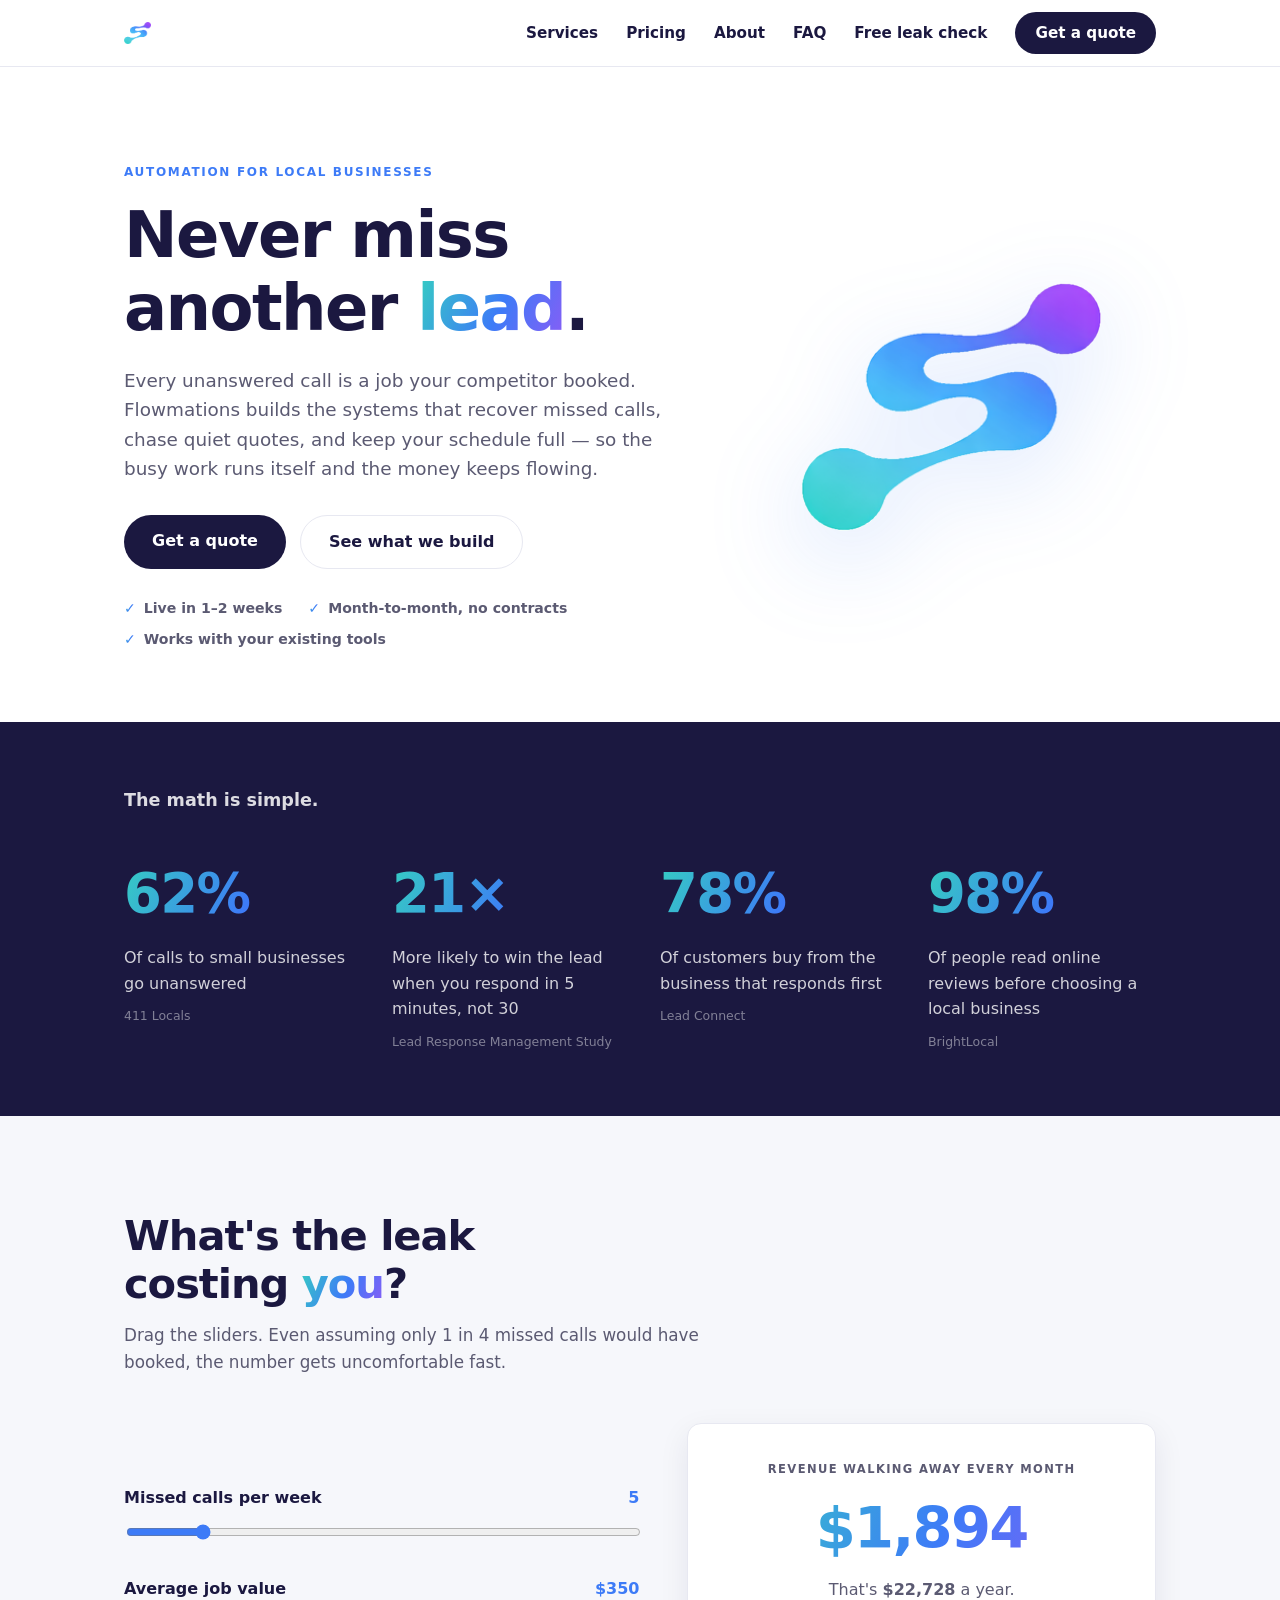
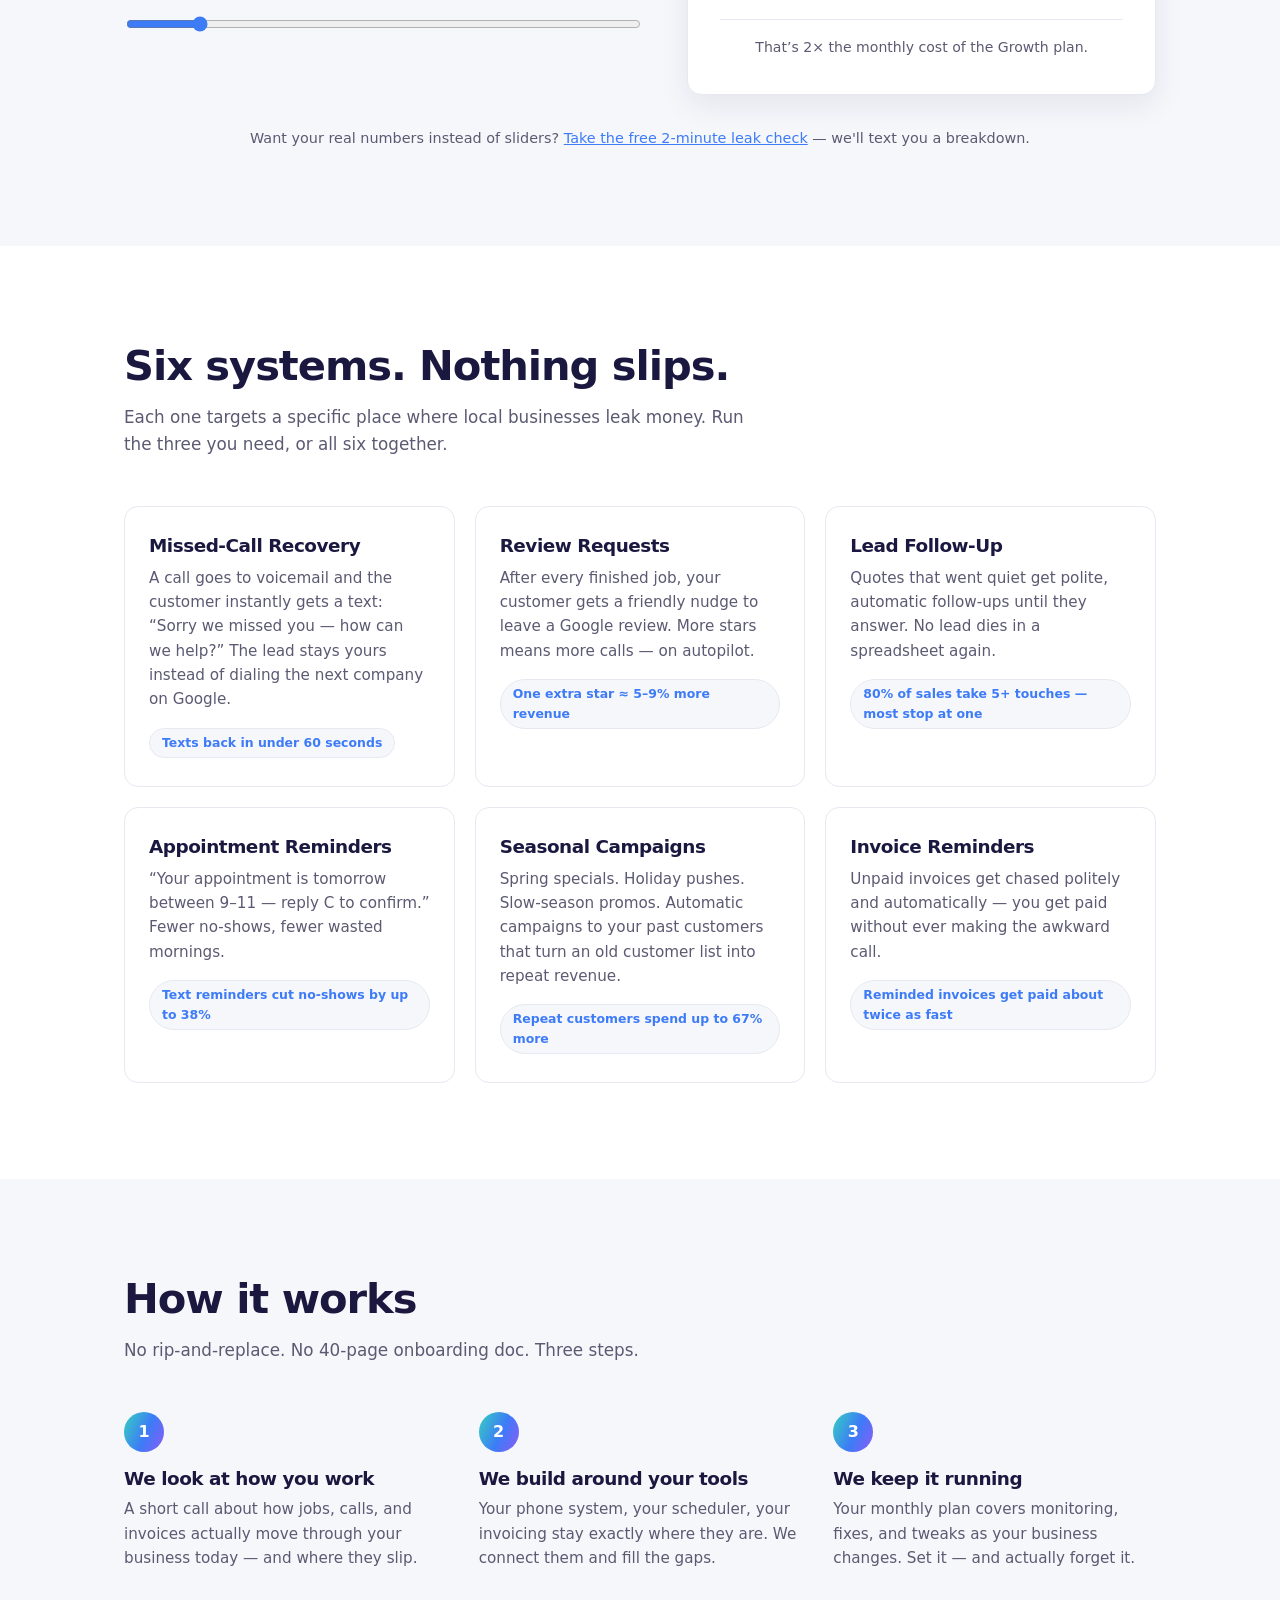
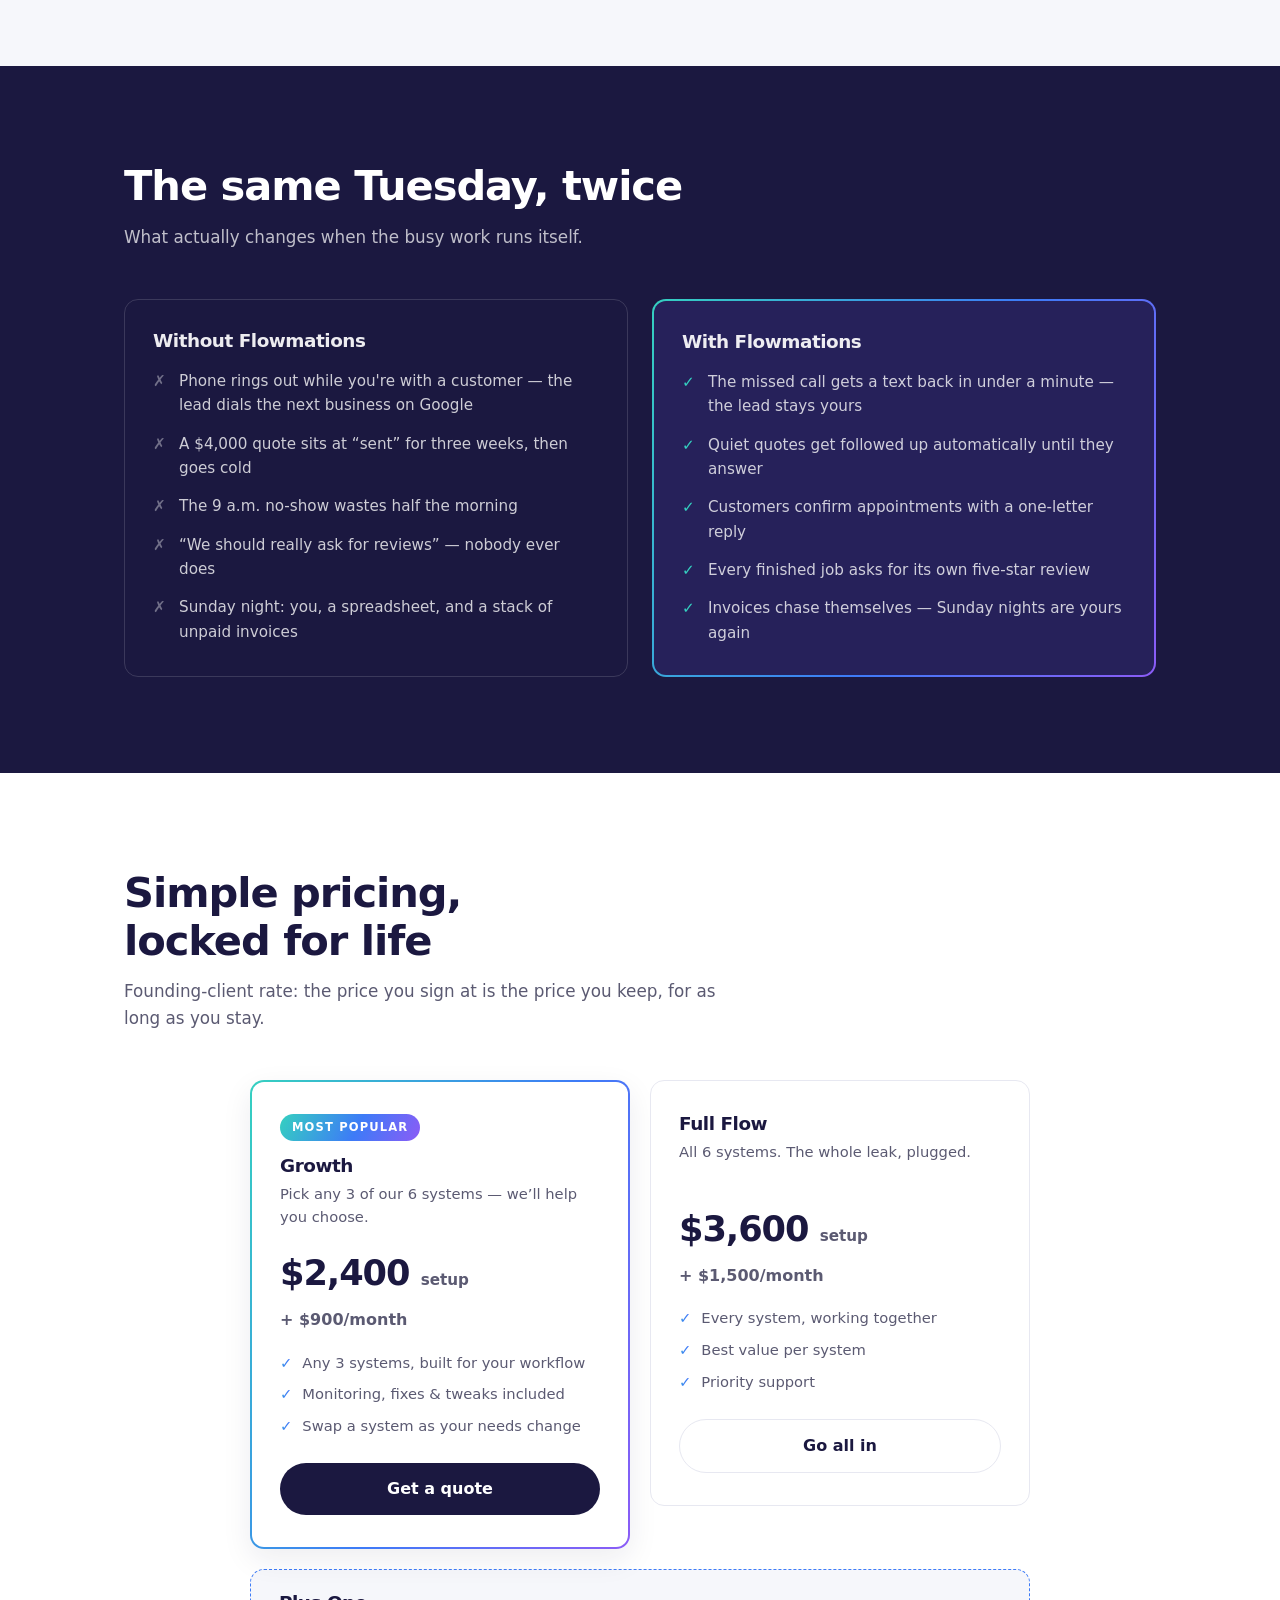
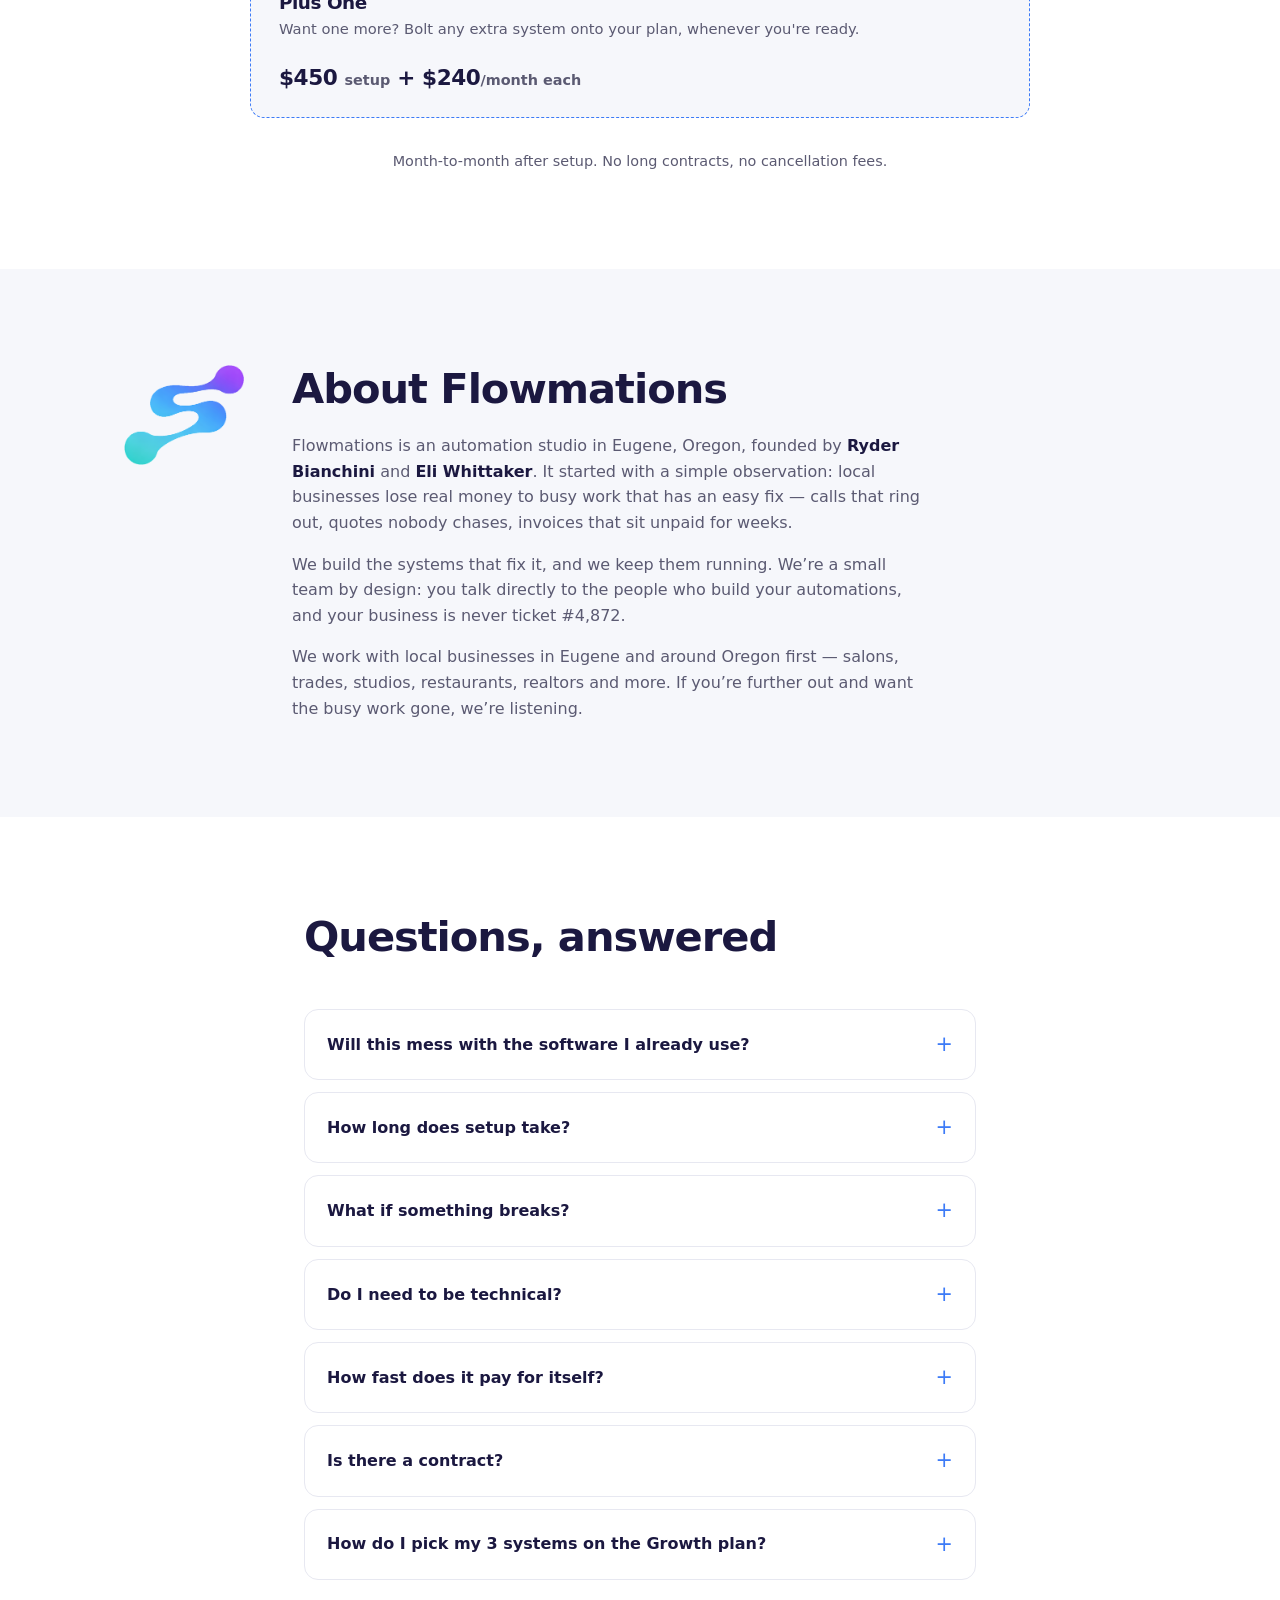
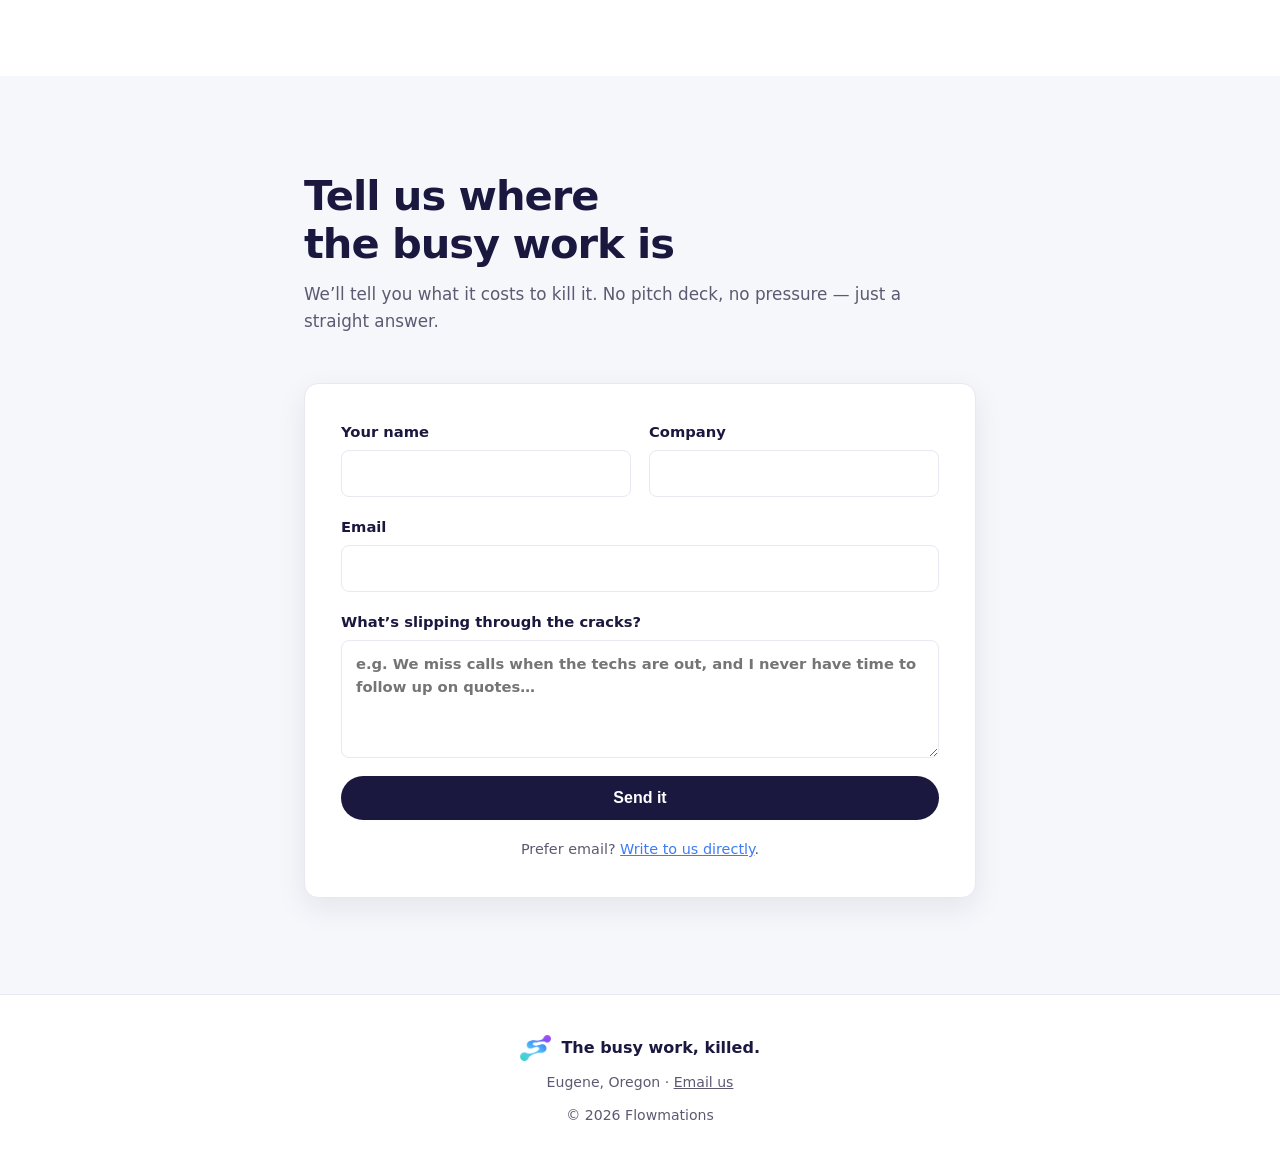
<file: index.html>
<!doctype html>
<html lang="en">
<head>
<meta charset="utf-8">
<meta name="viewport" content="width=device-width, initial-scale=1">
<title>Flowmations — Automation for Local Businesses</title>
<meta name="description" content="Flowmations builds automations that recover missed calls, chase quotes, and keep your schedule full — so the busy work runs itself.">
<link rel="icon" type="image/png" href="img/mark.png">
<link rel="stylesheet" href="css/style.css">
</head>
<body>

<header class="nav" id="top">
  <div class="nav-inner">
    <a class="nav-logo" href="#top" aria-label="Flowmations home">
      <img class="logo-mark" src="img/mark.png" alt="Flowmations">
    </a>
    <nav class="nav-links" id="navLinks" aria-label="Main">
      <a href="#services">Services</a>
      <a href="#pricing">Pricing</a>
      <a href="#about">About</a>
      <a href="#faq">FAQ</a>
      <a href="survey.html">Free leak check</a>
      <a href="#contact" class="btn btn-small btn-primary">Get a quote</a>
    </nav>
    <button class="nav-toggle" id="navToggle" aria-expanded="false" aria-controls="navLinks" aria-label="Menu">
      <span></span><span></span>
    </button>
  </div>
</header>

<main>

  <section class="hero">
    <div class="container hero-grid">
      <div class="hero-copy reveal">
        <p class="eyebrow">Automation for local businesses</p>
        <h1>Never miss another <span class="grad-text">lead</span>.</h1>
        <p class="lede">Every unanswered call is a job your competitor booked. Flowmations builds the systems that recover missed calls, chase quiet quotes, and keep your schedule full — so the busy work runs itself and the money keeps flowing.</p>
        <div class="hero-cta">
          <a class="btn btn-primary" href="#contact">Get a quote</a>
          <a class="btn btn-ghost" href="#services">See what we build</a>
        </div>
        <ul class="hero-trust">
          <li>Live in 1–2 weeks</li>
          <li>Month-to-month, no contracts</li>
          <li>Works with your existing tools</li>
        </ul>
      </div>
      <div class="hero-art reveal" aria-hidden="true">
        <img class="hero-mark" src="img/mark.png" alt="">
      </div>
    </div>
  </section>

  <section class="stats">
    <div class="container">
      <p class="stats-intro reveal">The math is simple.</p>
      <div class="stats-grid">
        <div class="stat reveal">
          <span class="stat-num">62%</span>
          <p>Of calls to small businesses go unanswered</p>
          <cite>411 Locals</cite>
        </div>
        <div class="stat reveal">
          <span class="stat-num">21×</span>
          <p>More likely to win the lead when you respond in 5 minutes, not 30</p>
          <cite>Lead Response Management Study</cite>
        </div>
        <div class="stat reveal">
          <span class="stat-num">78%</span>
          <p>Of customers buy from the business that responds first</p>
          <cite>Lead Connect</cite>
        </div>
        <div class="stat reveal">
          <span class="stat-num">98%</span>
          <p>Of people read online reviews before choosing a local business</p>
          <cite>BrightLocal</cite>
        </div>
      </div>
    </div>
  </section>

  <section class="section section-alt" id="cost">
    <div class="container">
      <div class="section-head reveal">
        <h2>What's the leak costing <span class="grad-text">you</span>?</h2>
        <p>Drag the sliders. Even assuming only 1 in 4 missed calls would have booked, the number gets uncomfortable fast.</p>
      </div>
      <div class="calc reveal">
        <div class="calc-controls">
          <label for="calcCalls">Missed calls per week
            <output id="calcCallsOut" for="calcCalls">5</output>
            <input type="range" id="calcCalls" min="1" max="30" value="5">
          </label>
          <label for="calcValue">Average job value
            <output id="calcValueOut" for="calcValue">$350</output>
            <input type="range" id="calcValue" min="100" max="2000" step="50" value="350">
          </label>
        </div>
        <div class="calc-result" role="status" aria-live="polite">
          <p class="calc-label">Revenue walking away every month</p>
          <p class="calc-num" id="calcMonthly">$0</p>
          <p class="calc-sub">That's <strong id="calcYearly">$0</strong> a year.</p>
          <p class="calc-note" id="calcCompare"></p>
        </div>
      </div>
      <p class="pricing-note reveal">Want your real numbers instead of sliders? <a href="survey.html">Take the free 2-minute leak check</a> — we'll text you a breakdown.</p>
    </div>
  </section>

  <section class="section" id="services">
    <div class="container">
      <div class="section-head reveal">
        <h2>Six systems. Nothing slips.</h2>
        <p>Each one targets a specific place where local businesses leak money. Run the three you need, or all six together.</p>
      </div>
      <div class="cards">
        <article class="card reveal">
          <h3>Missed-Call Recovery</h3>
          <p>A call goes to voicemail and the customer instantly gets a text: “Sorry we missed you — how can we help?” The lead stays yours instead of dialing the next company on Google.</p>
          <p class="card-stat">Texts back in under 60 seconds</p>
        </article>
        <article class="card reveal">
          <h3>Review Requests</h3>
          <p>After every finished job, your customer gets a friendly nudge to leave a Google review. More stars means more calls — on autopilot.</p>
          <p class="card-stat">One extra star ≈ 5–9% more revenue</p>
        </article>
        <article class="card reveal">
          <h3>Lead Follow-Up</h3>
          <p>Quotes that went quiet get polite, automatic follow-ups until they answer. No lead dies in a spreadsheet again.</p>
          <p class="card-stat">80% of sales take 5+ touches — most stop at one</p>
        </article>
        <article class="card reveal">
          <h3>Appointment Reminders</h3>
          <p>“Your appointment is tomorrow between 9–11 — reply C to confirm.” Fewer no-shows, fewer wasted mornings.</p>
          <p class="card-stat">Text reminders cut no-shows by up to 38%</p>
        </article>
        <article class="card reveal">
          <h3>Seasonal Campaigns</h3>
          <p>Spring specials. Holiday pushes. Slow-season promos. Automatic campaigns to your past customers that turn an old customer list into repeat revenue.</p>
          <p class="card-stat">Repeat customers spend up to 67% more</p>
        </article>
        <article class="card reveal">
          <h3>Invoice Reminders</h3>
          <p>Unpaid invoices get chased politely and automatically — you get paid without ever making the awkward call.</p>
          <p class="card-stat">Reminded invoices get paid about twice as fast</p>
        </article>
      </div>
    </div>
  </section>

  <section class="section section-alt" id="how">
    <div class="container">
      <div class="section-head reveal">
        <h2>How it works</h2>
        <p>No rip-and-replace. No 40-page onboarding doc. Three steps.</p>
      </div>
      <ol class="steps">
        <li class="step reveal">
          <span class="step-num">1</span>
          <h3>We look at how you work</h3>
          <p>A short call about how jobs, calls, and invoices actually move through your business today — and where they slip.</p>
        </li>
        <li class="step reveal">
          <span class="step-num">2</span>
          <h3>We build around your tools</h3>
          <p>Your phone system, your scheduler, your invoicing stay exactly where they are. We connect them and fill the gaps.</p>
        </li>
        <li class="step reveal">
          <span class="step-num">3</span>
          <h3>We keep it running</h3>
          <p>Your monthly plan covers monitoring, fixes, and tweaks as your business changes. Set it — and actually forget it.</p>
        </li>
      </ol>
    </div>
  </section>

  <section class="section versus" id="difference">
    <div class="container">
      <div class="section-head reveal">
        <h2>The same Tuesday, twice</h2>
        <p>What actually changes when the busy work runs itself.</p>
      </div>
      <div class="versus-grid">
        <div class="versus-col reveal">
          <h3>Without Flowmations</h3>
          <ul class="versus-list vs-without">
            <li>Phone rings out while you're with a customer — the lead dials the next business on Google</li>
            <li>A $4,000 quote sits at “sent” for three weeks, then goes cold</li>
            <li>The 9 a.m. no-show wastes half the morning</li>
            <li>“We should really ask for reviews” — nobody ever does</li>
            <li>Sunday night: you, a spreadsheet, and a stack of unpaid invoices</li>
          </ul>
        </div>
        <div class="versus-col versus-with reveal">
          <h3>With Flowmations</h3>
          <ul class="versus-list vs-with">
            <li>The missed call gets a text back in under a minute — the lead stays yours</li>
            <li>Quiet quotes get followed up automatically until they answer</li>
            <li>Customers confirm appointments with a one-letter reply</li>
            <li>Every finished job asks for its own five-star review</li>
            <li>Invoices chase themselves — Sunday nights are yours again</li>
          </ul>
        </div>
      </div>
    </div>
  </section>

  <section class="section" id="pricing">
    <div class="container">
      <div class="section-head reveal">
        <h2>Simple pricing, locked for life</h2>
        <p>Founding-client rate: the price you sign at is the price you keep, for as long as you stay.</p>
      </div>
      <!-- Prices live only in this section — edit them here and nowhere else. -->
      <div class="tiers">
        <article class="tier tier-featured reveal">
          <p class="tier-badge">Most popular</p>
          <h3>Growth</h3>
          <p class="tier-desc">Pick any 3 of our 6 systems — we’ll help you choose.</p>
          <p class="tier-price">$2,400 <span>setup</span></p>
          <p class="tier-monthly">+ $900/month</p>
          <ul>
            <li>Any 3 systems, built for your workflow</li>
            <li>Monitoring, fixes &amp; tweaks included</li>
            <li>Swap a system as your needs change</li>
          </ul>
          <a class="btn btn-primary btn-block" href="#contact">Get a quote</a>
        </article>
        <article class="tier reveal">
          <h3>Full Flow</h3>
          <p class="tier-desc">All 6 systems. The whole leak, plugged.</p>
          <p class="tier-price">$3,600 <span>setup</span></p>
          <p class="tier-monthly">+ $1,500/month</p>
          <ul>
            <li>Every system, working together</li>
            <li>Best value per system</li>
            <li>Priority support</li>
          </ul>
          <a class="btn btn-ghost btn-block" href="#contact">Go all in</a>
        </article>
      </div>
      <div class="addon reveal">
        <div class="addon-copy">
          <h3>Plus One</h3>
          <p>Want one more? Bolt any extra system onto your plan, whenever you're ready.</p>
        </div>
        <p class="addon-price">$450 <span>setup</span> + $240<span>/month each</span></p>
      </div>
      <p class="pricing-note reveal">Month-to-month after setup. No long contracts, no cancellation fees.</p>
    </div>
  </section>

  <section class="section section-alt" id="about">
    <div class="container about-grid">
      <div class="about-mark reveal" aria-hidden="true">
        <img src="img/mark.png" width="120" alt="">
      </div>
      <div class="about-copy reveal">
        <h2>About Flowmations</h2>
        <p>Flowmations is an automation studio in Eugene, Oregon, founded by <strong>Ryder Bianchini</strong> and <strong>Eli Whittaker</strong>. It started with a simple observation: local businesses lose real money to busy work that has an easy fix — calls that ring out, quotes nobody chases, invoices that sit unpaid for weeks.</p>
        <p>We build the systems that fix it, and we keep them running. We’re a small team by design: you talk directly to the people who build your automations, and your business is never ticket&nbsp;#4,872.</p>
        <p>We work with local businesses in Eugene and around Oregon first — salons, trades, studios, restaurants, realtors and more. If you’re further out and want the busy work gone, we’re listening.</p>
      </div>
    </div>
  </section>

  <section class="section" id="faq">
    <div class="container container-narrow">
      <div class="section-head reveal">
        <h2>Questions, answered</h2>
      </div>
      <div class="faq-list reveal">
        <details>
          <summary>Will this mess with the software I already use?</summary>
          <p>No. We build around your existing tools — your phone system, scheduler, and invoicing stay exactly as they are. Our systems connect to them; they don’t replace them.</p>
        </details>
        <details>
          <summary>How long does setup take?</summary>
          <p>Most systems are live within one to two weeks of the kickoff call. You’ll see the first recovered lead before the first invoice.</p>
        </details>
        <details>
          <summary>What if something breaks?</summary>
          <p>Your monthly plan covers monitoring and fixes — we usually know something’s off before you do, and it’s our job to fix it, not yours.</p>
        </details>
        <details>
          <summary>Do I need to be technical?</summary>
          <p>No. If you can read a text message, you can use everything we build. Setup happens on our side.</p>
        </details>
        <details>
          <summary>How fast does it pay for itself?</summary>
          <p>Growth is $900 a month. If your average visit or job is worth a few hundred dollars, a few recovered customers a month cover it — the calculator above does the napkin math with your own numbers. Everything past that is money you were leaving on the table.</p>
        </details>
        <details>
          <summary>Is there a contract?</summary>
          <p>Month-to-month after setup. Your founding-client rate stays locked for as long as you stay — leave whenever you want, though we don’t think you’ll want to.</p>
        </details>
        <details>
          <summary>How do I pick my 3 systems on the Growth plan?</summary>
          <p>We recommend based on where your audit shows the biggest leak. Most companies start with Missed-Call Recovery, Review Requests, and Lead Follow-Up. Need a fourth later? Plus One bolts on any extra system for $450 setup + $240/month.</p>
        </details>
      </div>
    </div>
  </section>

  <section class="section contact" id="contact">
    <div class="container container-narrow">
      <div class="section-head reveal">
        <h2>Tell us where the busy work is</h2>
        <p>We’ll tell you what it costs to kill it. No pitch deck, no pressure — just a straight answer.</p>
      </div>
      <form id="contactForm" class="contact-form reveal">
        <div class="form-row">
          <label>Your name
            <input type="text" name="name" required autocomplete="name">
          </label>
          <label>Company
            <input type="text" name="company" autocomplete="organization">
          </label>
        </div>
        <label>Email
          <input type="email" name="email" required autocomplete="email">
        </label>
        <label>What’s slipping through the cracks?
          <textarea name="message" rows="4" placeholder="e.g. We miss calls when the techs are out, and I never have time to follow up on quotes…"></textarea>
        </label>
        <button type="submit" class="btn btn-primary">Send it</button>
        <p class="contact-alt">Prefer email? <a id="mailLink" href="#">Write to us directly</a>.</p>
      </form>
    </div>
  </section>

</main>

<footer class="footer">
  <div class="container footer-inner">
    <div class="footer-brand">
      <img class="footer-mark" src="img/mark.png" alt="">
      <span>The busy work, killed.</span>
    </div>
    <p class="footer-meta">Eugene, Oregon · <a id="footerMail" href="#">Email us</a></p>
    <p class="footer-meta">© <span id="year"></span> Flowmations</p>
  </div>
</footer>

<script src="js/site.js"></script>
</body>
</html>
</file>
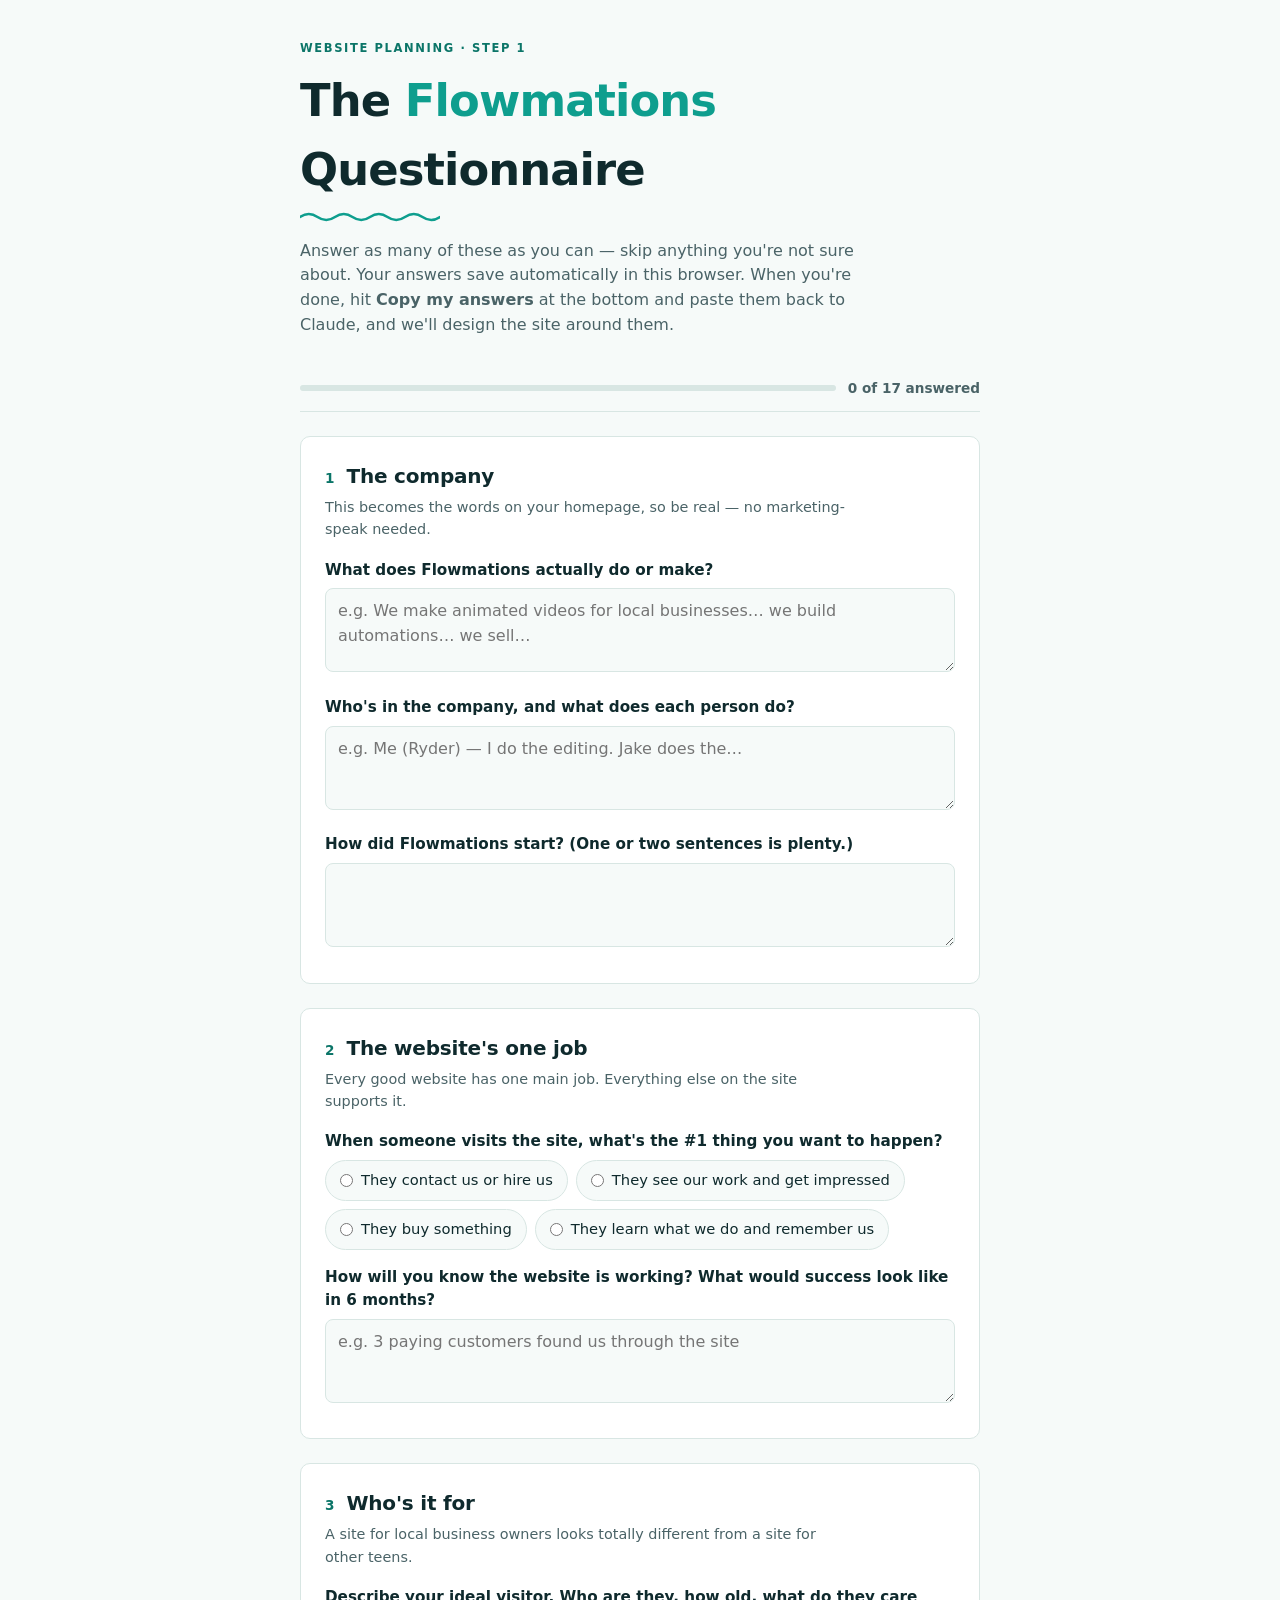
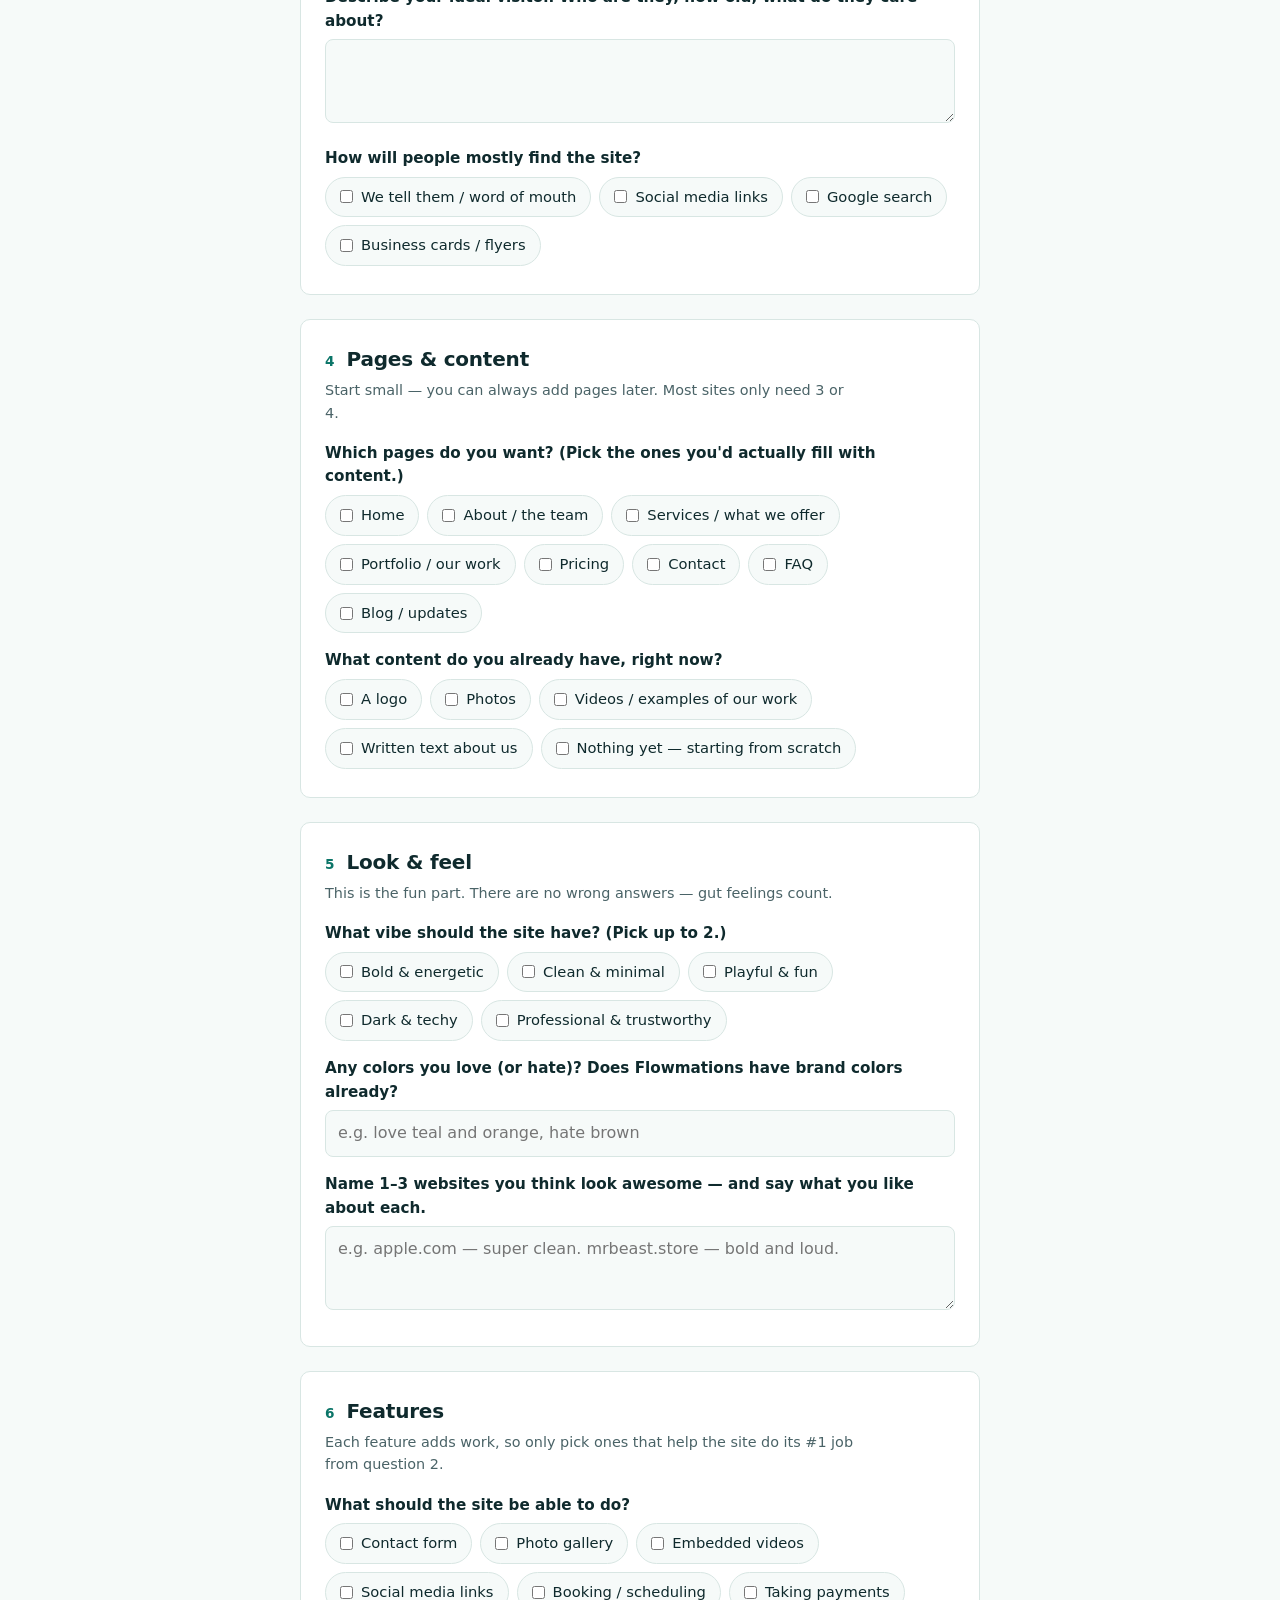
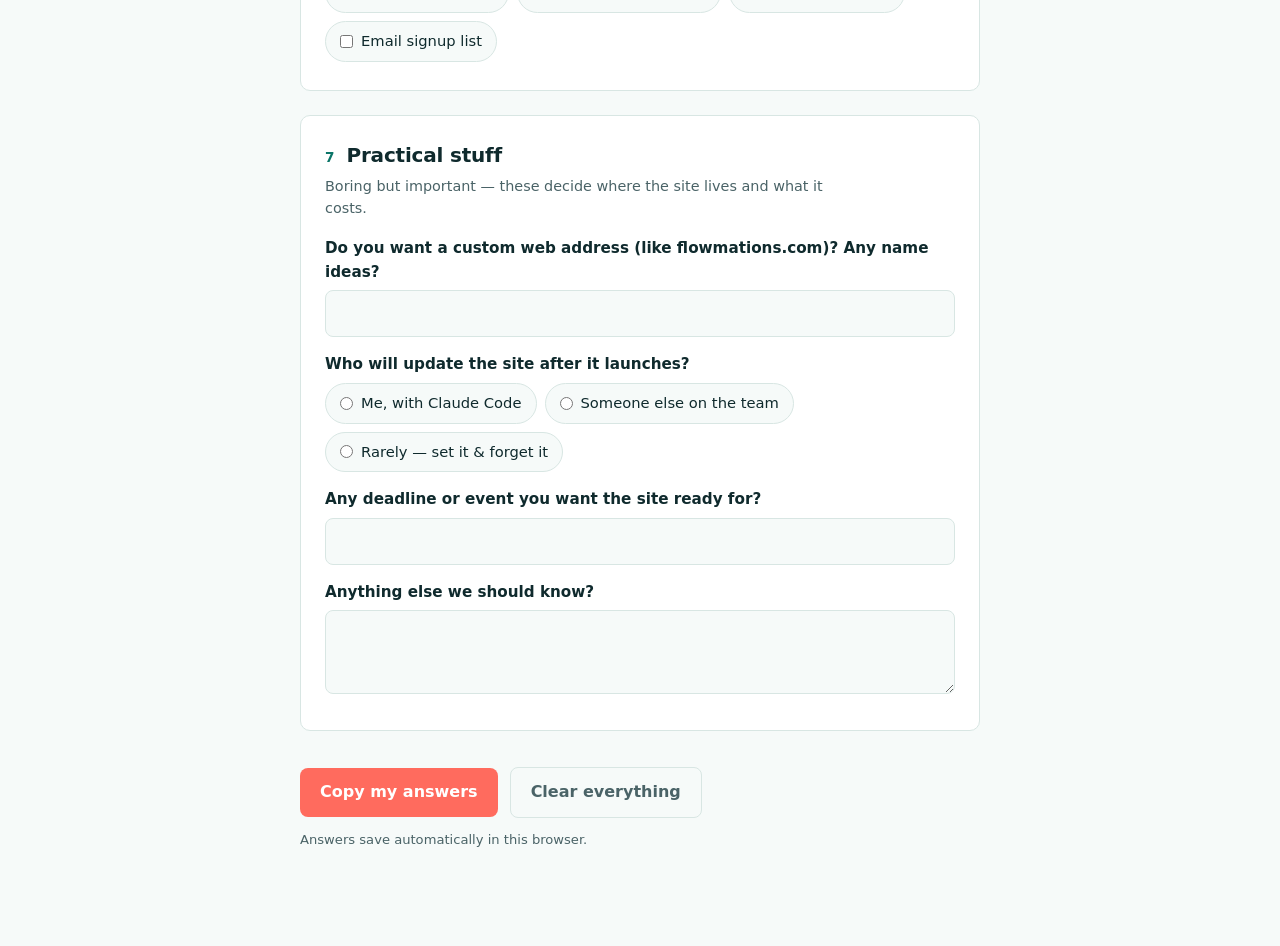
<file: questionnaire.html>
<!doctype html>
<html lang="en">
<head>
<meta charset="utf-8">
<meta name="viewport" content="width=device-width, initial-scale=1">
<title>Flowmations Website Questionnaire</title>
<style>
  :root {
    --ground: #F6FAF9;
    --surface: #FFFFFF;
    --ink: #0F2A2D;
    --ink-soft: #4A6367;
    --line: #D8E6E3;
    --accent: #0E9E8E;
    --accent-ink: #0B7568;
    --accent-wash: #E2F3F0;
    --signal: #FF6B5E;
    --signal-ink: #FFFFFF;
    --mono-bg: #0F2A2D;
    --mono-ink: #C9EFE9;
    --focus: #2E6FD8;
  }
  @media (prefers-color-scheme: dark) {
    :root {
      --ground: #0C1B1E;
      --surface: #12262A;
      --ink: #E8F2F0;
      --ink-soft: #9DB8B4;
      --line: #24413F;
      --accent: #2FC9B6;
      --accent-ink: #5FDECC;
      --accent-wash: #163732;
      --signal: #FF7A6E;
      --mono-bg: #081416;
      --mono-ink: #9FE8DD;
      --focus: #7FA9F0;
    }
  }
  :root[data-theme="light"] {
    --ground: #F6FAF9;
    --surface: #FFFFFF;
    --ink: #0F2A2D;
    --ink-soft: #4A6367;
    --line: #D8E6E3;
    --accent: #0E9E8E;
    --accent-ink: #0B7568;
    --accent-wash: #E2F3F0;
    --signal: #FF6B5E;
    --mono-bg: #0F2A2D;
    --mono-ink: #C9EFE9;
    --focus: #2E6FD8;
  }
  :root[data-theme="dark"] {
    --ground: #0C1B1E;
    --surface: #12262A;
    --ink: #E8F2F0;
    --ink-soft: #9DB8B4;
    --line: #24413F;
    --accent: #2FC9B6;
    --accent-ink: #5FDECC;
    --accent-wash: #163732;
    --signal: #FF7A6E;
    --mono-bg: #081416;
    --mono-ink: #9FE8DD;
    --focus: #7FA9F0;
  }

  body {
    background: var(--ground);
    color: var(--ink);
    font-family: system-ui, -apple-system, "Segoe UI", sans-serif;
    line-height: 1.55;
    margin: 0;
  }
  .wrap {
    max-width: 680px;
    margin: 0 auto;
    padding: 40px 20px 96px;
  }

  .brand {
    font-family: "Avenir Next", "Trebuchet MS", system-ui, sans-serif;
    font-weight: 800;
    font-size: clamp(2rem, 6vw, 2.8rem);
    letter-spacing: -0.02em;
    margin: 0;
    text-wrap: balance;
  }
  .brand .flow { color: var(--accent); }
  .wave {
    display: block;
    width: 140px;
    height: 12px;
    margin-top: 6px;
    color: var(--accent);
  }
  .kicker {
    text-transform: uppercase;
    letter-spacing: 0.14em;
    font-size: 0.72rem;
    font-weight: 700;
    color: var(--accent-ink);
    margin: 0 0 8px;
  }
  .intro {
    color: var(--ink-soft);
    max-width: 58ch;
    margin: 16px 0 0;
  }

  .progress {
    position: sticky;
    top: 0;
    z-index: 5;
    background: var(--ground);
    padding: 12px 0;
    margin-top: 28px;
    border-bottom: 1px solid var(--line);
    display: flex;
    align-items: center;
    gap: 12px;
    font-size: 0.85rem;
    font-weight: 600;
    color: var(--ink-soft);
  }
  .progress .bar {
    flex: 1;
    height: 6px;
    border-radius: 999px;
    background: var(--line);
    overflow: hidden;
  }
  .progress .bar i {
    display: block;
    height: 100%;
    width: 0%;
    background: var(--accent);
    border-radius: 999px;
    transition: width 200ms ease;
  }
  .progress .count { font-variant-numeric: tabular-nums; white-space: nowrap; }

  section.q {
    background: var(--surface);
    border: 1px solid var(--line);
    border-radius: 10px;
    padding: 24px 24px 28px;
    margin-top: 24px;
  }
  .q-head {
    display: flex;
    align-items: baseline;
    gap: 12px;
    margin: 0 0 4px;
  }
  .q-num {
    font-family: "Avenir Next", "Trebuchet MS", system-ui, sans-serif;
    font-weight: 800;
    font-size: 0.85rem;
    color: var(--accent-ink);
    font-variant-numeric: tabular-nums;
  }
  .q h2 {
    font-family: "Avenir Next", "Trebuchet MS", system-ui, sans-serif;
    font-size: 1.25rem;
    font-weight: 700;
    letter-spacing: -0.01em;
    margin: 0;
    text-wrap: balance;
  }
  .q .why {
    color: var(--ink-soft);
    font-size: 0.9rem;
    margin: 4px 0 18px;
    max-width: 58ch;
  }

  .field { margin-top: 16px; }
  .field > label, .field > .grouplabel {
    display: block;
    font-weight: 600;
    font-size: 0.95rem;
    margin-bottom: 6px;
  }
  input[type="text"], textarea {
    width: 100%;
    box-sizing: border-box;
    font: inherit;
    color: var(--ink);
    background: var(--ground);
    border: 1px solid var(--line);
    border-radius: 8px;
    padding: 10px 12px;
  }
  textarea { min-height: 84px; resize: vertical; }
  input[type="text"]:focus, textarea:focus,
  input[type="checkbox"]:focus-visible, input[type="radio"]:focus-visible {
    outline: 2px solid var(--focus);
    outline-offset: 1px;
  }

  .choices {
    display: flex;
    flex-wrap: wrap;
    gap: 8px;
  }
  .choices label {
    display: inline-flex;
    align-items: center;
    gap: 8px;
    border: 1px solid var(--line);
    background: var(--ground);
    border-radius: 999px;
    padding: 8px 14px;
    font-size: 0.92rem;
    cursor: pointer;
    user-select: none;
  }
  .choices label:has(:checked) {
    background: var(--accent-wash);
    border-color: var(--accent);
    color: var(--accent-ink);
    font-weight: 600;
  }
  .choices input { accent-color: var(--accent); margin: 0; }

  .actions {
    margin-top: 36px;
    display: flex;
    flex-wrap: wrap;
    gap: 12px;
    align-items: center;
  }
  button {
    font: inherit;
    font-weight: 700;
    border: none;
    border-radius: 8px;
    padding: 12px 20px;
    cursor: pointer;
  }
  #copyBtn {
    background: var(--signal);
    color: var(--signal-ink);
  }
  #copyBtn:hover { filter: brightness(1.06); }
  #resetBtn {
    background: transparent;
    color: var(--ink-soft);
    border: 1px solid var(--line);
    font-weight: 600;
  }
  button:focus-visible { outline: 2px solid var(--focus); outline-offset: 2px; }
  .saved-note { font-size: 0.82rem; color: var(--ink-soft); }

  #summaryBox {
    display: none;
    margin-top: 20px;
  }
  #summaryBox.show { display: block; }
  #summaryBox h3 { margin: 0 0 8px; font-size: 1rem; }
  #summary {
    background: var(--mono-bg);
    color: var(--mono-ink);
    font-family: ui-monospace, "SF Mono", Menlo, Consolas, monospace;
    font-size: 0.82rem;
    line-height: 1.6;
    border-radius: 10px;
    padding: 18px;
    white-space: pre-wrap;
    overflow-x: auto;
  }

  @media (prefers-reduced-motion: reduce) {
    .progress .bar i { transition: none; }
  }
</style>
</head>
<body>

<div class="wrap">
  <header>
    <p class="kicker">Website planning · Step 1</p>
    <h1 class="brand">The <span class="flow">Flowmations</span> Questionnaire</h1>
    <svg class="wave" viewBox="0 0 140 12" fill="none" aria-hidden="true">
      <path d="M0 6 Q 8.75 0, 17.5 6 T 35 6 T 52.5 6 T 70 6 T 87.5 6 T 105 6 T 122.5 6 T 140 6"
            stroke="currentColor" stroke-width="2.5" stroke-linecap="round"/>
    </svg>
    <p class="intro">Answer as many of these as you can — skip anything you're not sure about. Your answers save automatically in this browser. When you're done, hit <strong>Copy my answers</strong> at the bottom and paste them back to Claude, and we'll design the site around them.</p>
  </header>

  <div class="progress" role="status">
    <div class="bar"><i id="progressFill"></i></div>
    <span class="count"><span id="answeredCount">0</span> of <span id="totalCount">0</span> answered</span>
  </div>

  <form id="qform" autocomplete="off">

    <section class="q">
      <div class="q-head"><span class="q-num">1</span><h2>The company</h2></div>
      <p class="why">This becomes the words on your homepage, so be real — no marketing-speak needed.</p>
      <div class="field">
        <label for="what">What does Flowmations actually do or make?</label>
        <textarea id="what" name="What Flowmations does" placeholder="e.g. We make animated videos for local businesses… we build automations… we sell…"></textarea>
      </div>
      <div class="field">
        <label for="who">Who's in the company, and what does each person do?</label>
        <textarea id="who" name="Who's in the company" placeholder="e.g. Me (Ryder) — I do the editing. Jake does the…"></textarea>
      </div>
      <div class="field">
        <label for="story">How did Flowmations start? (One or two sentences is plenty.)</label>
        <textarea id="story" name="Origin story"></textarea>
      </div>
    </section>

    <section class="q">
      <div class="q-head"><span class="q-num">2</span><h2>The website's one job</h2></div>
      <p class="why">Every good website has one main job. Everything else on the site supports it.</p>
      <div class="field">
        <span class="grouplabel">When someone visits the site, what's the #1 thing you want to happen?</span>
        <div class="choices">
          <label><input type="radio" name="Main goal" value="They contact us / hire us"> They contact us or hire us</label>
          <label><input type="radio" name="Main goal" value="They see our work and get impressed"> They see our work and get impressed</label>
          <label><input type="radio" name="Main goal" value="They buy something"> They buy something</label>
          <label><input type="radio" name="Main goal" value="They learn what we do and remember us"> They learn what we do and remember us</label>
        </div>
      </div>
      <div class="field">
        <label for="success">How will you know the website is working? What would success look like in 6 months?</label>
        <textarea id="success" name="What success looks like" placeholder="e.g. 3 paying customers found us through the site"></textarea>
      </div>
    </section>

    <section class="q">
      <div class="q-head"><span class="q-num">3</span><h2>Who's it for</h2></div>
      <p class="why">A site for local business owners looks totally different from a site for other teens.</p>
      <div class="field">
        <label for="audience">Describe your ideal visitor. Who are they, how old, what do they care about?</label>
        <textarea id="audience" name="Ideal visitor"></textarea>
      </div>
      <div class="field">
        <span class="grouplabel">How will people mostly find the site?</span>
        <div class="choices">
          <label><input type="checkbox" name="How people find it" value="We tell them / word of mouth"> We tell them / word of mouth</label>
          <label><input type="checkbox" name="How people find it" value="Social media links"> Social media links</label>
          <label><input type="checkbox" name="How people find it" value="Google search"> Google search</label>
          <label><input type="checkbox" name="How people find it" value="Business cards / flyers"> Business cards / flyers</label>
        </div>
      </div>
    </section>

    <section class="q">
      <div class="q-head"><span class="q-num">4</span><h2>Pages &amp; content</h2></div>
      <p class="why">Start small — you can always add pages later. Most sites only need 3 or 4.</p>
      <div class="field">
        <span class="grouplabel">Which pages do you want? (Pick the ones you'd actually fill with content.)</span>
        <div class="choices">
          <label><input type="checkbox" name="Pages" value="Home"> Home</label>
          <label><input type="checkbox" name="Pages" value="About / the team"> About / the team</label>
          <label><input type="checkbox" name="Pages" value="Services / what we offer"> Services / what we offer</label>
          <label><input type="checkbox" name="Pages" value="Portfolio / our work"> Portfolio / our work</label>
          <label><input type="checkbox" name="Pages" value="Pricing"> Pricing</label>
          <label><input type="checkbox" name="Pages" value="Contact"> Contact</label>
          <label><input type="checkbox" name="Pages" value="FAQ"> FAQ</label>
          <label><input type="checkbox" name="Pages" value="Blog / updates"> Blog / updates</label>
        </div>
      </div>
      <div class="field">
        <span class="grouplabel">What content do you already have, right now?</span>
        <div class="choices">
          <label><input type="checkbox" name="Content we already have" value="A logo"> A logo</label>
          <label><input type="checkbox" name="Content we already have" value="Photos"> Photos</label>
          <label><input type="checkbox" name="Content we already have" value="Videos / examples of our work"> Videos / examples of our work</label>
          <label><input type="checkbox" name="Content we already have" value="Written text about us"> Written text about us</label>
          <label><input type="checkbox" name="Content we already have" value="Nothing yet — starting from scratch"> Nothing yet — starting from scratch</label>
        </div>
      </div>
    </section>

    <section class="q">
      <div class="q-head"><span class="q-num">5</span><h2>Look &amp; feel</h2></div>
      <p class="why">This is the fun part. There are no wrong answers — gut feelings count.</p>
      <div class="field">
        <span class="grouplabel">What vibe should the site have? (Pick up to 2.)</span>
        <div class="choices">
          <label><input type="checkbox" name="Vibe" value="Bold and energetic"> Bold &amp; energetic</label>
          <label><input type="checkbox" name="Vibe" value="Clean and minimal"> Clean &amp; minimal</label>
          <label><input type="checkbox" name="Vibe" value="Playful and fun"> Playful &amp; fun</label>
          <label><input type="checkbox" name="Vibe" value="Dark and techy"> Dark &amp; techy</label>
          <label><input type="checkbox" name="Vibe" value="Professional and trustworthy"> Professional &amp; trustworthy</label>
        </div>
      </div>
      <div class="field">
        <label for="colors">Any colors you love (or hate)? Does Flowmations have brand colors already?</label>
        <input type="text" id="colors" name="Colors" placeholder="e.g. love teal and orange, hate brown">
      </div>
      <div class="field">
        <label for="inspo">Name 1–3 websites you think look awesome — and say what you like about each.</label>
        <textarea id="inspo" name="Inspiration sites" placeholder="e.g. apple.com — super clean. mrbeast.store — bold and loud."></textarea>
      </div>
    </section>

    <section class="q">
      <div class="q-head"><span class="q-num">6</span><h2>Features</h2></div>
      <p class="why">Each feature adds work, so only pick ones that help the site do its #1 job from question 2.</p>
      <div class="field">
        <span class="grouplabel">What should the site be able to do?</span>
        <div class="choices">
          <label><input type="checkbox" name="Features" value="Contact form"> Contact form</label>
          <label><input type="checkbox" name="Features" value="Photo gallery"> Photo gallery</label>
          <label><input type="checkbox" name="Features" value="Embedded videos"> Embedded videos</label>
          <label><input type="checkbox" name="Features" value="Links to our social media"> Social media links</label>
          <label><input type="checkbox" name="Features" value="Booking / scheduling"> Booking / scheduling</label>
          <label><input type="checkbox" name="Features" value="Taking payments"> Taking payments</label>
          <label><input type="checkbox" name="Features" value="Email signup list"> Email signup list</label>
        </div>
      </div>
    </section>

    <section class="q">
      <div class="q-head"><span class="q-num">7</span><h2>Practical stuff</h2></div>
      <p class="why">Boring but important — these decide where the site lives and what it costs.</p>
      <div class="field">
        <label for="domain">Do you want a custom web address (like flowmations.com)? Any name ideas?</label>
        <input type="text" id="domain" name="Domain ideas">
      </div>
      <div class="field">
        <span class="grouplabel">Who will update the site after it launches?</span>
        <div class="choices">
          <label><input type="radio" name="Who updates it" value="Me, with Claude Code"> Me, with Claude Code</label>
          <label><input type="radio" name="Who updates it" value="Someone else on the team"> Someone else on the team</label>
          <label><input type="radio" name="Who updates it" value="Rarely — set it and forget it"> Rarely — set it &amp; forget it</label>
        </div>
      </div>
      <div class="field">
        <label for="deadline">Any deadline or event you want the site ready for?</label>
        <input type="text" id="deadline" name="Deadline">
      </div>
      <div class="field">
        <label for="anything">Anything else we should know?</label>
        <textarea id="anything" name="Anything else"></textarea>
      </div>
    </section>

    <div class="actions">
      <button type="button" id="copyBtn">Copy my answers</button>
      <button type="button" id="resetBtn">Clear everything</button>
      <span class="saved-note" id="savedNote">Answers save automatically in this browser.</span>
    </div>

    <div id="summaryBox">
      <h3>Your answers — copied! Paste them to Claude:</h3>
      <pre id="summary"></pre>
    </div>
  </form>
</div>

<script>
(function () {
  var form = document.getElementById('qform');
  var STORE_KEY = 'flowmations-questionnaire-v1';

  function fields() {
    return Array.prototype.slice.call(form.querySelectorAll('input, textarea'));
  }
  function questionNames() {
    var seen = [];
    fields().forEach(function (el) {
      if (el.name && seen.indexOf(el.name) === -1) seen.push(el.name);
    });
    return seen;
  }
  function valueFor(name) {
    var els = fields().filter(function (el) { return el.name === name; });
    var first = els[0];
    if (first.type === 'checkbox' || first.type === 'radio') {
      return els.filter(function (el) { return el.checked; })
                .map(function (el) { return el.value; }).join(', ');
    }
    return first.value.trim();
  }

  function save() {
    var data = {};
    fields().forEach(function (el, i) {
      if (el.type === 'checkbox' || el.type === 'radio') data['f' + i] = el.checked;
      else data['f' + i] = el.value;
    });
    try { localStorage.setItem(STORE_KEY, JSON.stringify(data)); } catch (e) {}
  }
  function load() {
    var raw;
    try { raw = localStorage.getItem(STORE_KEY); } catch (e) {}
    if (!raw) return;
    var data;
    try { data = JSON.parse(raw); } catch (e) { return; }
    fields().forEach(function (el, i) {
      if (!(('f' + i) in data)) return;
      if (el.type === 'checkbox' || el.type === 'radio') el.checked = !!data['f' + i];
      else el.value = data['f' + i];
    });
  }

  function updateProgress() {
    var names = questionNames();
    var answered = names.filter(function (n) { return valueFor(n) !== ''; }).length;
    document.getElementById('answeredCount').textContent = answered;
    document.getElementById('totalCount').textContent = names.length;
    document.getElementById('progressFill').style.width =
      (names.length ? Math.round(answered / names.length * 100) : 0) + '%';
  }

  function buildSummary() {
    var lines = ['FLOWMATIONS WEBSITE QUESTIONNAIRE — MY ANSWERS', ''];
    questionNames().forEach(function (n) {
      var v = valueFor(n);
      lines.push(n + ': ' + (v === '' ? '(skipped)' : v));
    });
    return lines.join('\n');
  }

  form.addEventListener('input', function () { save(); updateProgress(); });

  document.getElementById('copyBtn').addEventListener('click', function () {
    var text = buildSummary();
    var box = document.getElementById('summaryBox');
    var pre = document.getElementById('summary');
    pre.textContent = text;
    box.classList.add('show');
    var heading = box.querySelector('h3');
    function done(ok) {
      heading.textContent = ok
        ? 'Your answers — copied! Paste them to Claude:'
        : 'Copy didn’t work — select the text below and copy it yourself:';
    }
    if (navigator.clipboard && navigator.clipboard.writeText) {
      navigator.clipboard.writeText(text).then(function () { done(true); },
                                               function () { done(false); });
    } else { done(false); }
    box.scrollIntoView({ behavior: 'smooth', block: 'nearest' });
  });

  document.getElementById('resetBtn').addEventListener('click', function () {
    if (!confirm('Clear all your answers?')) return;
    form.reset();
    try { localStorage.removeItem(STORE_KEY); } catch (e) {}
    document.getElementById('summaryBox').classList.remove('show');
    updateProgress();
  });

  load();
  updateProgress();
})();
</script>

</body>
</html>
</file>
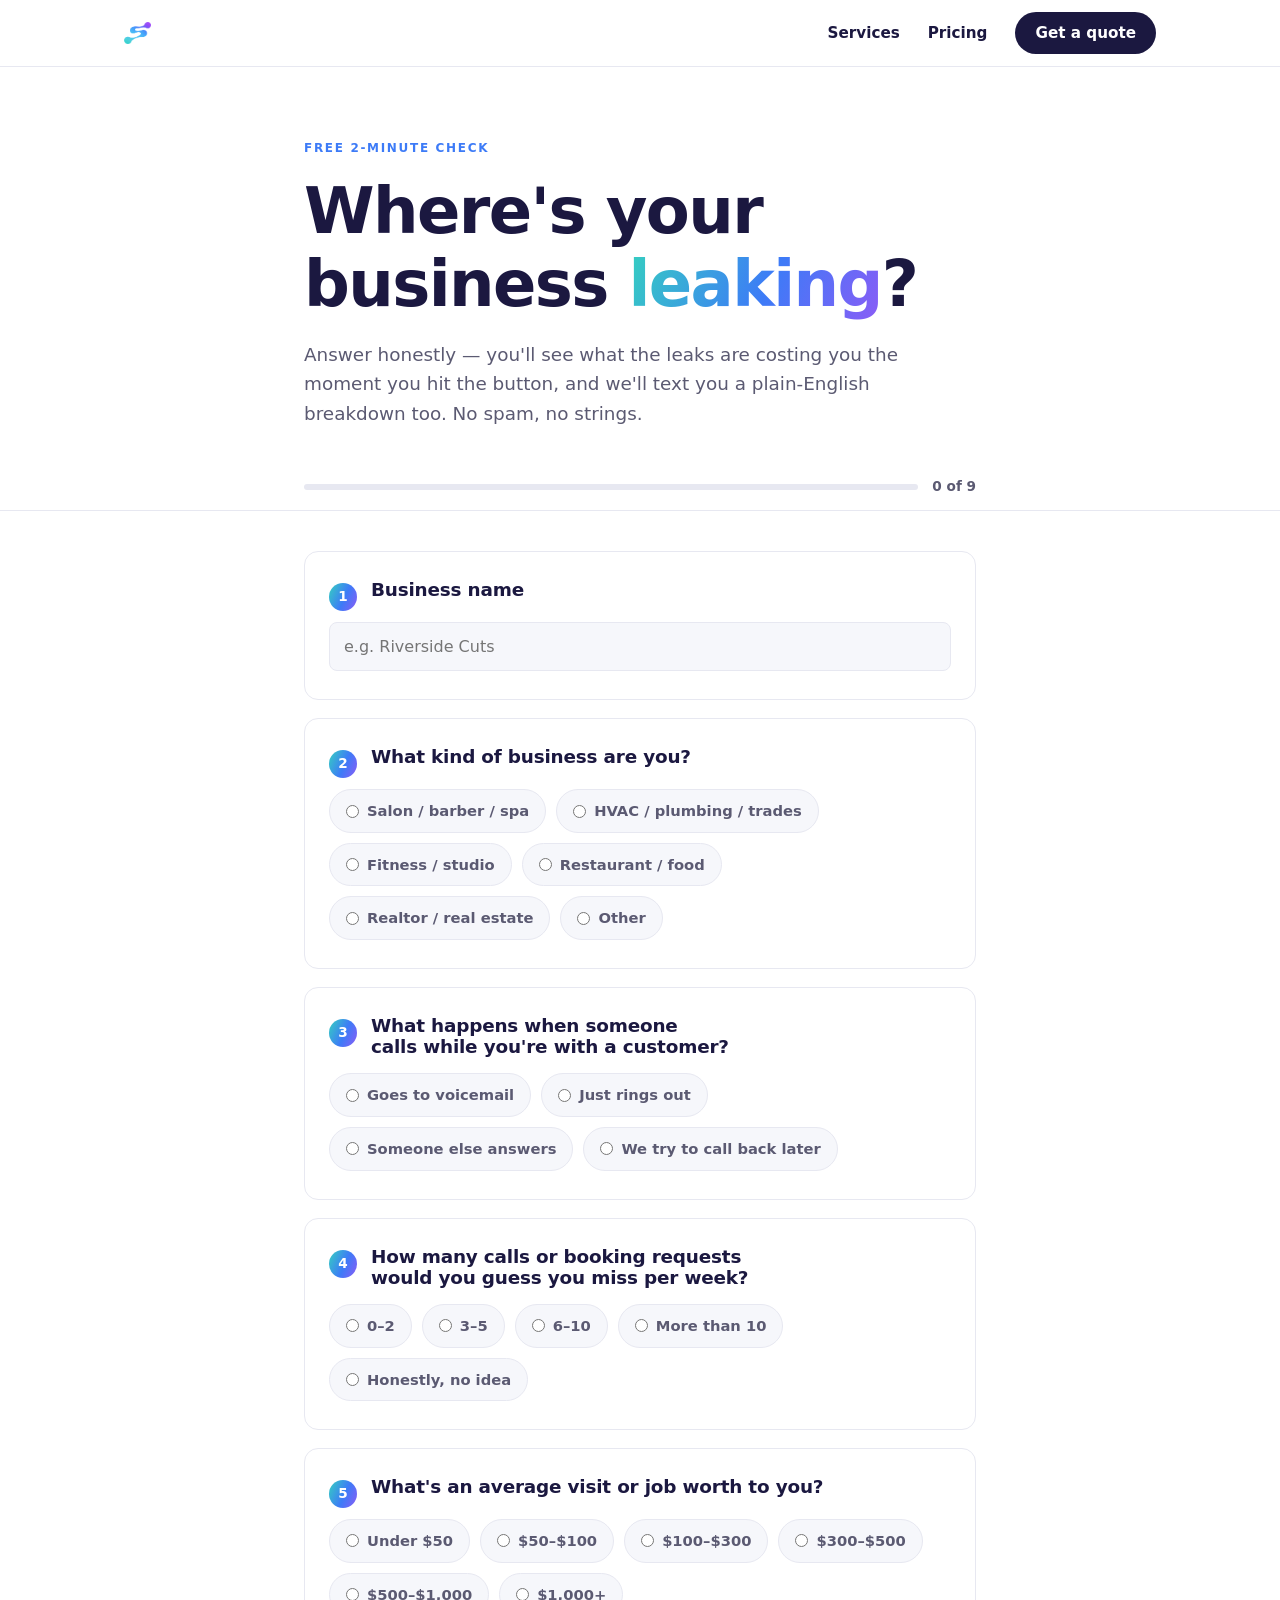
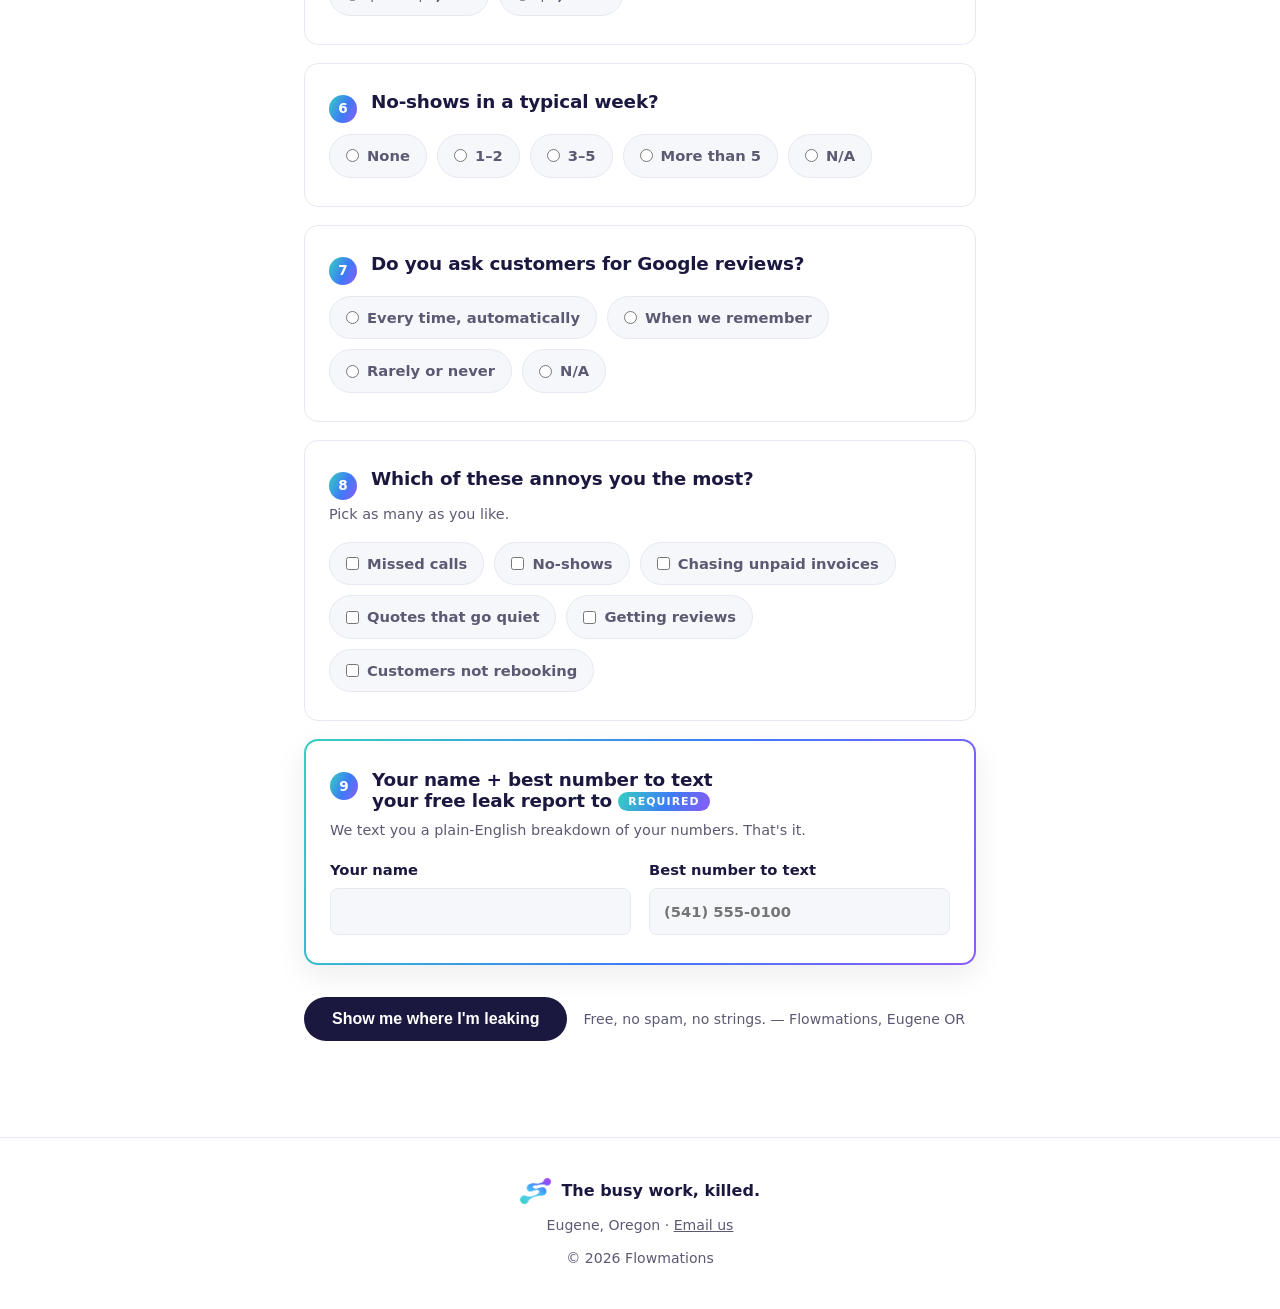
<file: survey.html>
<!doctype html>
<html lang="en">
<head>
<meta charset="utf-8">
<meta name="viewport" content="width=device-width, initial-scale=1">
<title>Where's your business leaking? — Free 2-minute check | Flowmations</title>
<meta name="description" content="Answer honestly — we'll text you a free breakdown of what the leaks are costing you per year. No spam, no strings. Flowmations, Eugene OR.">
<link rel="icon" type="image/png" href="img/mark.png">
<link rel="stylesheet" href="css/style.css">
</head>
<body>

<header class="nav">
  <div class="nav-inner">
    <a class="nav-logo" href="index.html" aria-label="Flowmations home">
      <img class="logo-mark" src="img/mark.png" alt="Flowmations">
    </a>
    <nav class="nav-links" aria-label="Main">
      <a href="index.html#services">Services</a>
      <a href="index.html#pricing">Pricing</a>
      <a href="index.html#contact" class="btn btn-small btn-primary">Get a quote</a>
    </nav>
  </div>
</header>

<main>

  <section class="survey-hero">
    <div class="container container-narrow">
      <p class="eyebrow">Free 2-minute check</p>
      <h1>Where's your business <span class="grad-text">leaking</span>?</h1>
      <p class="lede">Answer honestly — you'll see what the leaks are costing you the moment you hit the button, and we'll text you a plain-English breakdown too. No spam, no strings.</p>
    </div>
  </section>

  <div class="survey-progress" role="status">
    <div class="container container-narrow survey-progress-inner">
      <div class="survey-bar"><i id="progressFill"></i></div>
      <span class="survey-count"><span id="answeredCount">0</span> of <span id="totalCount">9</span></span>
    </div>
  </div>

  <section class="survey-body">
    <div class="container container-narrow">
      <form id="surveyForm" class="survey-form" autocomplete="off" novalidate>

        <section class="q-card">
          <div class="q-top"><span class="q-num">1</span><h2>Business name</h2></div>
          <input type="text" name="Business name" placeholder="e.g. Riverside Cuts" aria-label="Business name">
        </section>

        <section class="q-card">
          <div class="q-top"><span class="q-num">2</span><h2>What kind of business are you?</h2></div>
          <div class="pills">
            <label><input type="radio" name="Kind of business" value="Salon / barber / spa"> Salon / barber / spa</label>
            <label><input type="radio" name="Kind of business" value="HVAC / plumbing / trades"> HVAC / plumbing / trades</label>
            <label><input type="radio" name="Kind of business" value="Fitness / studio"> Fitness / studio</label>
            <label><input type="radio" name="Kind of business" value="Restaurant / food"> Restaurant / food</label>
            <label><input type="radio" name="Kind of business" value="Realtor / real estate"> Realtor / real estate</label>
            <label><input type="radio" name="Kind of business" value="Other"> Other</label>
          </div>
        </section>

        <section class="q-card">
          <div class="q-top"><span class="q-num">3</span><h2>What happens when someone calls while you're with a customer?</h2></div>
          <div class="pills">
            <label><input type="radio" name="When someone calls mid-customer" value="Goes to voicemail"> Goes to voicemail</label>
            <label><input type="radio" name="When someone calls mid-customer" value="Just rings out"> Just rings out</label>
            <label><input type="radio" name="When someone calls mid-customer" value="Someone else answers"> Someone else answers</label>
            <label><input type="radio" name="When someone calls mid-customer" value="We try to call back later"> We try to call back later</label>
          </div>
        </section>

        <section class="q-card">
          <div class="q-top"><span class="q-num">4</span><h2>How many calls or booking requests would you guess you miss per week?</h2></div>
          <div class="pills">
            <label><input type="radio" name="Missed calls per week" value="0–2"> 0–2</label>
            <label><input type="radio" name="Missed calls per week" value="3–5"> 3–5</label>
            <label><input type="radio" name="Missed calls per week" value="6–10"> 6–10</label>
            <label><input type="radio" name="Missed calls per week" value="More than 10"> More than 10</label>
            <label><input type="radio" name="Missed calls per week" value="Honestly, no idea"> Honestly, no idea</label>
          </div>
        </section>

        <section class="q-card">
          <div class="q-top"><span class="q-num">5</span><h2>What's an average visit or job worth to you?</h2></div>
          <div class="pills">
            <label><input type="radio" name="Average visit or job worth" value="Under $50"> Under $50</label>
            <label><input type="radio" name="Average visit or job worth" value="$50–$100"> $50–$100</label>
            <label><input type="radio" name="Average visit or job worth" value="$100–$300"> $100–$300</label>
            <label><input type="radio" name="Average visit or job worth" value="$300–$500"> $300–$500</label>
            <label><input type="radio" name="Average visit or job worth" value="$500–$1,000"> $500–$1,000</label>
            <label><input type="radio" name="Average visit or job worth" value="$1,000+"> $1,000+</label>
          </div>
        </section>

        <section class="q-card">
          <div class="q-top"><span class="q-num">6</span><h2>No-shows in a typical week?</h2></div>
          <div class="pills">
            <label><input type="radio" name="No-shows per week" value="None"> None</label>
            <label><input type="radio" name="No-shows per week" value="1–2"> 1–2</label>
            <label><input type="radio" name="No-shows per week" value="3–5"> 3–5</label>
            <label><input type="radio" name="No-shows per week" value="More than 5"> More than 5</label>
            <label><input type="radio" name="No-shows per week" value="N/A"> N/A</label>
          </div>
        </section>

        <section class="q-card">
          <div class="q-top"><span class="q-num">7</span><h2>Do you ask customers for Google reviews?</h2></div>
          <div class="pills">
            <label><input type="radio" name="Ask for Google reviews" value="Every time, automatically"> Every time, automatically</label>
            <label><input type="radio" name="Ask for Google reviews" value="When we remember"> When we remember</label>
            <label><input type="radio" name="Ask for Google reviews" value="Rarely or never"> Rarely or never</label>
            <label><input type="radio" name="Ask for Google reviews" value="N/A"> N/A</label>
          </div>
        </section>

        <section class="q-card">
          <div class="q-top"><span class="q-num">8</span><h2>Which of these annoys you the most?</h2></div>
          <p class="q-hint">Pick as many as you like.</p>
          <div class="pills">
            <label><input type="checkbox" name="Biggest annoyances" value="Missed calls"> Missed calls</label>
            <label><input type="checkbox" name="Biggest annoyances" value="No-shows"> No-shows</label>
            <label><input type="checkbox" name="Biggest annoyances" value="Chasing unpaid invoices"> Chasing unpaid invoices</label>
            <label><input type="checkbox" name="Biggest annoyances" value="Quotes that go quiet"> Quotes that go quiet</label>
            <label><input type="checkbox" name="Biggest annoyances" value="Getting reviews"> Getting reviews</label>
            <label><input type="checkbox" name="Biggest annoyances" value="Customers not rebooking"> Customers not rebooking</label>
          </div>
        </section>

        <section class="q-card q-card-final">
          <div class="q-top"><span class="q-num">9</span><h2>Your name + best number to text your free leak report to <span class="q-required">required</span></h2></div>
          <p class="q-hint">We text you a plain-English breakdown of your numbers. That's it.</p>
          <div class="q-final-row">
            <label>Your name
              <input type="text" name="Your name" required autocomplete="name">
            </label>
            <label>Best number to text
              <input type="tel" name="Best number to text" required autocomplete="tel" placeholder="(541) 555-0100">
            </label>
          </div>
          <p class="q-error" id="finalError" hidden>We need your name and number to text you the report.</p>
        </section>

        <div class="survey-actions">
          <button type="submit" class="btn btn-primary">Show me where I'm leaking</button>
          <span class="survey-note">Free, no spam, no strings. — Flowmations, Eugene OR</span>
        </div>

        <div class="survey-report" id="reportBox" hidden>
          <p class="report-kicker">Your instant leak estimate</p>
          <p class="report-num" id="reportTotal">$0</p>
          <p class="report-sub">Roughly what's walking out the door every year.</p>
          <ul class="report-lines" id="reportLines"></ul>
          <p class="report-status" id="reportStatus"></p>
        </div>

      </form>
    </div>
  </section>

</main>

<footer class="footer">
  <div class="container footer-inner">
    <div class="footer-brand">
      <img class="footer-mark" src="img/mark.png" alt="">
      <span>The busy work, killed.</span>
    </div>
    <p class="footer-meta">Eugene, Oregon · <a id="footerMail" href="#">Email us</a></p>
    <p class="footer-meta">© <span id="year"></span> Flowmations</p>
  </div>
</footer>

<script src="js/survey.js"></script>
</body>
</html>
</file>
<file: css/style.css>
/* Flowmations — clean, white-space-heavy, colors drawn from the logo gradient */

:root {
  --ink: #1B1840;          /* deep navy from the wordmark */
  --ink-soft: #5B5A72;
  --ground: #FFFFFF;
  --ground-alt: #F6F7FB;   /* cool gray section band */
  --line: #E7E8F1;
  --teal: #35D0C0;
  --blue: #3D7BF7;
  --purple: #8B5CF6;
  --grad: linear-gradient(115deg, var(--teal), var(--blue) 55%, var(--purple));
  --radius: 14px;
  --shadow: 0 10px 30px rgba(27, 24, 64, 0.08);
}

* { box-sizing: border-box; }

html { scroll-behavior: smooth; }

body {
  margin: 0;
  background: var(--ground);
  color: var(--ink);
  font-family: system-ui, -apple-system, "Segoe UI", Roboto, sans-serif;
  line-height: 1.6;
  -webkit-font-smoothing: antialiased;
}

.container {
  max-width: 1080px;
  margin: 0 auto;
  padding: 0 24px;
}
.container-narrow { max-width: 720px; }

h1, h2, h3 {
  line-height: 1.15;
  letter-spacing: -0.025em;
  text-wrap: balance;
  margin: 0;
}
h1 { font-size: clamp(2.5rem, 6vw, 4rem); font-weight: 800; }
h2 { font-size: clamp(1.8rem, 4vw, 2.6rem); font-weight: 800; }
h3 { font-size: 1.15rem; font-weight: 700; }

p { margin: 0; }

a { color: var(--blue); }

.grad-text {
  background: var(--grad);
  -webkit-background-clip: text;
  background-clip: text;
  color: transparent;
}

.eyebrow {
  text-transform: uppercase;
  letter-spacing: 0.14em;
  font-size: 0.75rem;
  font-weight: 700;
  color: var(--blue);
  margin-bottom: 16px;
}

/* ---------- Buttons ---------- */

.btn {
  display: inline-block;
  font-weight: 600;
  font-size: 1rem;
  text-decoration: none;
  text-align: center;
  border: none;
  border-radius: 999px;
  padding: 13px 28px;
  cursor: pointer;
  transition: transform 120ms ease, box-shadow 120ms ease, background 120ms ease;
}
.btn-primary {
  background: var(--ink);
  color: #fff;
}
.btn-primary:hover { transform: translateY(-1px); box-shadow: var(--shadow); }
.btn-ghost {
  background: transparent;
  color: var(--ink);
  border: 1px solid var(--line);
}
.btn-ghost:hover { border-color: var(--ink); }
.btn-small { padding: 9px 20px; font-size: 0.9rem; }
.btn-block { display: block; width: 100%; }
.btn:focus-visible, a:focus-visible, summary:focus-visible {
  outline: 2px solid var(--blue);
  outline-offset: 2px;
}

/* ---------- Nav ---------- */

.nav {
  position: sticky;
  top: 0;
  z-index: 50;
  background: rgba(255, 255, 255, 0.88);
  backdrop-filter: blur(12px);
  border-bottom: 1px solid var(--line);
}
.nav-inner {
  max-width: 1080px;
  margin: 0 auto;
  padding: 12px 24px;
  display: flex;
  align-items: center;
  justify-content: space-between;
  gap: 16px;
}
.nav-logo {
  display: flex;
  align-items: center;
  gap: 10px;
  text-decoration: none;
}
.logo-mark {
  display: block;
  height: 22px;
  width: auto;
}
.footer-mark {
  display: block;
  height: 26px;
  width: auto;
}
.nav-links {
  display: flex;
  align-items: center;
  gap: 28px;
}
.nav-links a {
  color: var(--ink);
  text-decoration: none;
  font-weight: 600;
  font-size: 0.95rem;
}
.nav-links a:not(.btn):hover { color: var(--blue); }
.nav-links a.btn { color: #fff; }

.nav-toggle {
  display: none;
  flex-direction: column;
  justify-content: center;
  gap: 6px;
  width: 44px;
  height: 44px;
  padding: 10px;
  background: none;
  border: none;
  cursor: pointer;
}
.nav-toggle span {
  display: block;
  height: 2px;
  background: var(--ink);
  border-radius: 2px;
  transition: transform 150ms ease;
}
.nav-toggle[aria-expanded="true"] span:first-child { transform: translateY(4px) rotate(45deg); }
.nav-toggle[aria-expanded="true"] span:last-child { transform: translateY(-4px) rotate(-45deg); }

/* ---------- Hero ---------- */

.hero { padding: 96px 0 72px; }
.hero-grid {
  display: grid;
  grid-template-columns: minmax(0, 1.4fr) minmax(0, 1fr);
  gap: 48px;
  align-items: center;
}
.lede {
  font-size: 1.15rem;
  color: var(--ink-soft);
  max-width: 54ch;
  margin-top: 20px;
}
.hero-cta {
  display: flex;
  flex-wrap: wrap;
  gap: 14px;
  margin-top: 32px;
}
.hero-trust {
  list-style: none;
  margin: 28px 0 0;
  padding: 0;
  display: flex;
  flex-wrap: wrap;
  gap: 8px 26px;
  font-size: 0.88rem;
  font-weight: 600;
  color: var(--ink-soft);
}
.hero-trust li::before {
  content: "✓";
  font-weight: 800;
  margin-right: 8px;
  background: var(--grad);
  -webkit-background-clip: text;
  background-clip: text;
  color: transparent;
}
.hero-art { display: flex; justify-content: center; }
.hero-mark {
  width: min(300px, 60vw);
  height: auto;
  filter: drop-shadow(0 24px 48px rgba(61, 123, 247, 0.22));
}

/* ---------- Stats ---------- */

.stats {
  background: var(--ink);
  color: #fff;
  padding: 64px 0;
}
.stats-intro {
  font-weight: 700;
  font-size: 1.1rem;
  margin-bottom: 36px;
  color: rgba(255, 255, 255, 0.85);
}
.stats-grid {
  display: grid;
  grid-template-columns: repeat(4, 1fr);
  gap: 40px;
}
.stat p { color: rgba(255, 255, 255, 0.8); max-width: 26ch; }
.stat-num {
  display: block;
  font-size: clamp(2.4rem, 5vw, 3.4rem);
  font-weight: 800;
  letter-spacing: -0.03em;
  font-variant-numeric: tabular-nums;
  background: var(--grad);
  -webkit-background-clip: text;
  background-clip: text;
  color: transparent;
  margin-bottom: 8px;
}
.stat cite {
  display: block;
  margin-top: 10px;
  font-style: normal;
  font-size: 0.78rem;
  color: rgba(255, 255, 255, 0.45);
}

/* ---------- Sections ---------- */

.section { padding: 96px 0; }
.section-alt { background: var(--ground-alt); }
.section-head { max-width: 620px; margin-bottom: 48px; }
.section-head p { color: var(--ink-soft); margin-top: 14px; font-size: 1.05rem; }

/* ---------- Service cards ---------- */

.cards {
  display: grid;
  grid-template-columns: repeat(3, 1fr);
  gap: 20px;
}
.card {
  border: 1px solid var(--line);
  border-radius: var(--radius);
  padding: 28px 24px;
  background: var(--ground);
  position: relative;
  overflow: hidden;
}
.card::before {
  content: "";
  position: absolute;
  inset: 0 0 auto 0;
  height: 3px;
  background: var(--grad);
  opacity: 0;
  transition: opacity 150ms ease;
}
.card:hover::before { opacity: 1; }
.card h3 { margin-bottom: 10px; }
.card p { color: var(--ink-soft); font-size: 0.95rem; }
.card .card-stat {
  display: inline-block;
  margin-top: 16px;
  font-size: 0.78rem;
  font-weight: 700;
  color: var(--blue);
  background: var(--ground-alt);
  border: 1px solid var(--line);
  border-radius: 999px;
  padding: 4px 12px;
}

/* ---------- Cost calculator ---------- */

.calc {
  display: grid;
  grid-template-columns: minmax(0, 1.1fr) minmax(0, 1fr);
  gap: 48px;
  align-items: center;
}
.calc-controls label {
  display: block;
  font-weight: 700;
  margin-bottom: 36px;
}
.calc-controls label:last-child { margin-bottom: 0; }
.calc-controls output {
  float: right;
  font-weight: 800;
  font-variant-numeric: tabular-nums;
  color: var(--blue);
}
.calc-controls input[type="range"] {
  display: block;
  width: 100%;
  margin-top: 14px;
  accent-color: var(--blue);
  cursor: pointer;
}
.calc-result {
  background: var(--ground);
  border: 1px solid var(--line);
  border-radius: var(--radius);
  box-shadow: var(--shadow);
  padding: 36px 32px;
  text-align: center;
}
.calc-label {
  text-transform: uppercase;
  letter-spacing: 0.12em;
  font-size: 0.72rem;
  font-weight: 700;
  color: var(--ink-soft);
}
.calc-num {
  font-size: clamp(2.6rem, 5vw, 3.6rem);
  font-weight: 800;
  letter-spacing: -0.03em;
  font-variant-numeric: tabular-nums;
  background: var(--grad);
  -webkit-background-clip: text;
  background-clip: text;
  color: transparent;
  margin: 4px 0 2px;
}
.calc-sub { color: var(--ink-soft); }
.calc-note {
  margin-top: 16px;
  padding-top: 16px;
  border-top: 1px solid var(--line);
  font-size: 0.88rem;
  color: var(--ink-soft);
}

/* ---------- Versus (with / without) ---------- */

.versus { background: var(--ink); }
.versus h2 { color: #fff; }
.versus .section-head p { color: rgba(255, 255, 255, 0.72); }
.versus-grid {
  display: grid;
  grid-template-columns: 1fr 1fr;
  gap: 24px;
}
.versus-col {
  border: 1px solid rgba(255, 255, 255, 0.14);
  border-radius: var(--radius);
  padding: 30px 28px;
}
.versus-col h3 { color: rgba(255, 255, 255, 0.92); margin-bottom: 18px; }
.versus-with {
  border: 2px solid transparent;
  background:
    linear-gradient(#26215A, #26215A) padding-box,
    var(--grad) border-box;
}
.versus-list {
  list-style: none;
  margin: 0;
  padding: 0;
  display: grid;
  gap: 14px;
  font-size: 0.95rem;
  color: rgba(255, 255, 255, 0.78);
}
.versus-list li { position: relative; padding-left: 26px; }
.versus-list li::before {
  position: absolute;
  left: 0;
  font-weight: 800;
}
.vs-without li::before { content: "✗"; color: rgba(255, 255, 255, 0.38); }
.vs-with li::before { content: "✓"; color: var(--teal); }

/* ---------- Steps ---------- */

.steps {
  list-style: none;
  margin: 0;
  padding: 0;
  display: grid;
  grid-template-columns: repeat(3, 1fr);
  gap: 32px;
}
.step-num {
  display: inline-flex;
  align-items: center;
  justify-content: center;
  width: 40px;
  height: 40px;
  border-radius: 50%;
  background: var(--grad);
  color: #fff;
  font-weight: 800;
  margin-bottom: 16px;
}
.step h3 { margin-bottom: 8px; }
.step p { color: var(--ink-soft); font-size: 0.95rem; }

/* ---------- Pricing ---------- */

.tiers {
  display: grid;
  grid-template-columns: repeat(2, minmax(0, 1fr));
  gap: 20px;
  align-items: start;
  max-width: 780px;
  margin: 0 auto;
}
.tier {
  border: 1px solid var(--line);
  border-radius: var(--radius);
  padding: 32px 28px;
  background: var(--ground);
  display: flex;
  flex-direction: column;
  gap: 6px;
}
.tier-featured {
  border: 2px solid transparent;
  background:
    linear-gradient(var(--ground), var(--ground)) padding-box,
    var(--grad) border-box;
  box-shadow: var(--shadow);
}
.tier-badge {
  align-self: flex-start;
  font-size: 0.72rem;
  font-weight: 700;
  text-transform: uppercase;
  letter-spacing: 0.1em;
  color: #fff;
  background: var(--grad);
  border-radius: 999px;
  padding: 4px 12px;
  margin-bottom: 8px;
}
.tier-desc { color: var(--ink-soft); font-size: 0.92rem; min-height: 3em; }
.tier-price {
  font-size: 2.2rem;
  font-weight: 800;
  letter-spacing: -0.03em;
  font-variant-numeric: tabular-nums;
  margin-top: 10px;
}
.tier-price span { font-size: 0.95rem; font-weight: 600; color: var(--ink-soft); letter-spacing: 0; }
.tier-monthly { font-weight: 600; color: var(--ink-soft); margin-bottom: 12px; }
.tier ul {
  list-style: none;
  margin: 0 0 20px;
  padding: 0;
  display: grid;
  gap: 8px;
  font-size: 0.92rem;
  color: var(--ink-soft);
}
.tier li::before {
  content: "✓";
  font-weight: 700;
  margin-right: 10px;
  background: var(--grad);
  -webkit-background-clip: text;
  background-clip: text;
  color: transparent;
}
.tier .btn { margin-top: auto; }
.addon {
  max-width: 780px;
  margin: 20px auto 0;
  display: flex;
  align-items: center;
  justify-content: space-between;
  gap: 20px;
  flex-wrap: wrap;
  border: 1px dashed var(--blue);
  border-radius: var(--radius);
  background: var(--ground-alt);
  padding: 22px 28px;
}
.addon-copy h3 { margin-bottom: 4px; }
.addon-copy p { color: var(--ink-soft); font-size: 0.92rem; }
.addon-price {
  font-size: 1.35rem;
  font-weight: 800;
  letter-spacing: -0.02em;
  font-variant-numeric: tabular-nums;
  white-space: nowrap;
}
.addon-price span {
  font-size: 0.9rem;
  font-weight: 600;
  color: var(--ink-soft);
  letter-spacing: 0;
}

.pricing-note {
  text-align: center;
  color: var(--ink-soft);
  font-size: 0.9rem;
  margin-top: 32px;
}

/* ---------- About ---------- */

.about-grid {
  display: grid;
  grid-template-columns: auto 1fr;
  gap: 48px;
  align-items: start;
}
.about-copy p { color: var(--ink-soft); margin-top: 16px; max-width: 62ch; }
.about-copy h2 + p { margin-top: 20px; }
.about-copy strong { color: var(--ink); }

/* ---------- FAQ ---------- */

.faq-list { display: grid; gap: 12px; }
.faq-list details {
  border: 1px solid var(--line);
  border-radius: var(--radius);
  background: var(--ground);
  padding: 0 22px;
}
.faq-list summary {
  cursor: pointer;
  font-weight: 600;
  padding: 18px 0;
  list-style: none;
  display: flex;
  justify-content: space-between;
  align-items: center;
  gap: 16px;
}
.faq-list summary::-webkit-details-marker { display: none; }
.faq-list summary::after {
  content: "+";
  font-size: 1.3rem;
  font-weight: 400;
  color: var(--blue);
  flex-shrink: 0;
  transition: transform 150ms ease;
}
.faq-list details[open] summary::after { transform: rotate(45deg); }
.faq-list details p { color: var(--ink-soft); padding-bottom: 20px; }

/* ---------- Contact ---------- */

.contact { background: var(--ground-alt); }
.contact-form {
  display: grid;
  gap: 18px;
  background: var(--ground);
  border: 1px solid var(--line);
  border-radius: var(--radius);
  padding: 36px;
  box-shadow: var(--shadow);
}
.form-row {
  display: grid;
  grid-template-columns: 1fr 1fr;
  gap: 18px;
}
.contact-form label {
  display: grid;
  gap: 6px;
  font-weight: 600;
  font-size: 0.92rem;
}
.contact-form input,
.contact-form textarea {
  font: inherit;
  color: var(--ink);
  border: 1px solid var(--line);
  border-radius: 8px;
  padding: 11px 14px;
  background: var(--ground);
}
.contact-form input:focus,
.contact-form textarea:focus {
  outline: 2px solid var(--blue);
  outline-offset: 1px;
  border-color: var(--blue);
}
.contact-form textarea { resize: vertical; }
.contact-alt { font-size: 0.9rem; color: var(--ink-soft); text-align: center; }

/* ---------- Footer ---------- */

.footer {
  border-top: 1px solid var(--line);
  padding: 40px 0;
}
.footer-inner {
  display: grid;
  gap: 10px;
  justify-items: center;
  text-align: center;
}
.footer-brand {
  display: flex;
  align-items: center;
  gap: 10px;
  font-weight: 700;
}
.footer-meta { color: var(--ink-soft); font-size: 0.88rem; }
.footer-meta a { color: var(--ink-soft); }

/* ---------- Survey (leak check) ---------- */

.survey-hero { padding: 72px 0 36px; }
.survey-hero .lede { margin-top: 18px; }

.survey-progress {
  position: sticky;
  top: 59px; /* sits just under the sticky nav */
  z-index: 40;
  background: rgba(255, 255, 255, 0.92);
  backdrop-filter: blur(12px);
  border-bottom: 1px solid var(--line);
  padding: 12px 0;
}
.survey-progress-inner {
  display: flex;
  align-items: center;
  gap: 14px;
}
.survey-bar {
  flex: 1;
  height: 6px;
  border-radius: 999px;
  background: var(--line);
  overflow: hidden;
}
.survey-bar i {
  display: block;
  height: 100%;
  width: 0%;
  background: var(--grad);
  border-radius: 999px;
  transition: width 200ms ease;
}
.survey-count {
  font-size: 0.85rem;
  font-weight: 700;
  color: var(--ink-soft);
  font-variant-numeric: tabular-nums;
  white-space: nowrap;
}

.survey-body { padding: 40px 0 96px; }
.survey-form { display: grid; gap: 18px; }

.q-card {
  border: 1px solid var(--line);
  border-radius: var(--radius);
  background: var(--ground);
  padding: 26px 24px 28px;
}
.q-top {
  display: flex;
  align-items: baseline;
  gap: 14px;
  margin-bottom: 16px;
}
.q-top h2 {
  font-size: 1.15rem;
  font-weight: 700;
  letter-spacing: -0.01em;
}
.q-num {
  flex-shrink: 0;
  display: inline-flex;
  align-items: center;
  justify-content: center;
  width: 28px;
  height: 28px;
  border-radius: 50%;
  background: var(--grad);
  color: #fff;
  font-weight: 800;
  font-size: 0.85rem;
  transform: translateY(5px);
}
.q-hint {
  color: var(--ink-soft);
  font-size: 0.9rem;
  margin: -8px 0 16px;
}
.q-required {
  font-size: 0.68rem;
  font-weight: 700;
  text-transform: uppercase;
  letter-spacing: 0.1em;
  color: #fff;
  background: var(--grad);
  border-radius: 999px;
  padding: 3px 10px;
  vertical-align: middle;
  white-space: nowrap;
}

.q-card input[type="text"],
.q-card input[type="tel"] {
  width: 100%;
  font: inherit;
  color: var(--ink);
  border: 1px solid var(--line);
  border-radius: 8px;
  padding: 11px 14px;
  background: var(--ground-alt);
}
.q-card input[type="text"]:focus,
.q-card input[type="tel"]:focus {
  outline: 2px solid var(--blue);
  outline-offset: 1px;
  border-color: var(--blue);
}

.pills {
  display: flex;
  flex-wrap: wrap;
  gap: 10px;
}
.pills label {
  display: inline-flex;
  align-items: center;
  gap: 8px;
  border: 1px solid var(--line);
  background: var(--ground-alt);
  border-radius: 999px;
  padding: 9px 16px;
  font-size: 0.92rem;
  font-weight: 600;
  color: var(--ink-soft);
  cursor: pointer;
  user-select: none;
  transition: border-color 120ms ease, color 120ms ease, background 120ms ease;
}
.pills label:hover { border-color: var(--blue); }
.pills label:has(:checked) {
  background: var(--ink);
  border-color: var(--ink);
  color: #fff;
}
.pills input {
  accent-color: var(--blue);
  margin: 0;
}
.pills input:focus-visible { outline: 2px solid var(--blue); outline-offset: 2px; }

.q-card-final {
  border: 2px solid transparent;
  background:
    linear-gradient(var(--ground), var(--ground)) padding-box,
    var(--grad) border-box;
  box-shadow: var(--shadow);
}
.q-final-row {
  display: grid;
  grid-template-columns: 1fr 1fr;
  gap: 18px;
}
.q-final-row label {
  display: grid;
  gap: 6px;
  font-weight: 600;
  font-size: 0.92rem;
}
.q-error {
  margin-top: 14px;
  font-size: 0.9rem;
  font-weight: 600;
  color: #D14343;
}

.survey-actions {
  display: flex;
  flex-wrap: wrap;
  align-items: center;
  gap: 16px;
  margin-top: 14px;
}
.survey-note { font-size: 0.88rem; color: var(--ink-soft); }

.survey-report {
  margin-top: 8px;
  border: 2px solid transparent;
  background:
    linear-gradient(var(--ground), var(--ground)) padding-box,
    var(--grad) border-box;
  border-radius: var(--radius);
  box-shadow: var(--shadow);
  padding: 32px 28px;
  text-align: center;
}
.report-kicker {
  text-transform: uppercase;
  letter-spacing: 0.12em;
  font-size: 0.72rem;
  font-weight: 700;
  color: var(--ink-soft);
}
.report-num {
  font-size: clamp(2.6rem, 5vw, 3.6rem);
  font-weight: 800;
  letter-spacing: -0.03em;
  font-variant-numeric: tabular-nums;
  background: var(--grad);
  -webkit-background-clip: text;
  background-clip: text;
  color: transparent;
  margin: 4px 0 2px;
}
.report-sub { color: var(--ink-soft); }
.report-lines {
  list-style: none;
  margin: 20px 0 0;
  padding: 18px 0 0;
  border-top: 1px solid var(--line);
  display: grid;
  gap: 10px;
  text-align: left;
  font-size: 0.95rem;
  color: var(--ink-soft);
}
.report-lines li { position: relative; padding-left: 24px; }
.report-lines li::before {
  content: "→";
  position: absolute;
  left: 0;
  font-weight: 700;
  color: var(--blue);
}
.report-status {
  margin-top: 18px;
  font-size: 0.88rem;
  font-weight: 600;
  color: var(--ink-soft);
}

@media (max-width: 640px) {
  .q-final-row { grid-template-columns: 1fr; }
  .survey-progress { top: 58px; }
}

/* ---------- Reveal on scroll ---------- */

.reveal {
  opacity: 0;
  transform: translateY(16px);
  transition: opacity 500ms ease, transform 500ms ease;
}
.reveal.in {
  opacity: 1;
  transform: none;
}
@media (prefers-reduced-motion: reduce) {
  html { scroll-behavior: auto; }
  .reveal { opacity: 1; transform: none; transition: none; }
}

/* ---------- Responsive ---------- */

@media (max-width: 900px) {
  .cards, .tiers, .steps, .stats-grid { grid-template-columns: 1fr 1fr; }
  .calc, .versus-grid { grid-template-columns: 1fr; }
  .calc { gap: 32px; }
  .hero-grid { grid-template-columns: 1fr; }
  .hero-art { order: -1; }
  .hero-mark { width: min(180px, 40vw); }
  .hero { padding: 56px 0 56px; }
}

@media (max-width: 640px) {
  .cards, .tiers, .steps, .stats-grid, .form-row { grid-template-columns: 1fr; }
  .section { padding: 64px 0; }
  .about-grid { grid-template-columns: 1fr; gap: 24px; }

  .nav-toggle { display: flex; }
  .nav-links {
    display: none;
    position: absolute;
    top: 100%;
    left: 0;
    right: 0;
    flex-direction: column;
    align-items: stretch;
    text-align: center;
    gap: 4px;
    background: var(--ground);
    border-bottom: 1px solid var(--line);
    padding: 12px 24px 20px;
  }
  .nav-links.open { display: flex; }
  .nav-links a { padding: 10px 0; }
  .nav-links a.btn { margin-top: 8px; }
}
</file>
